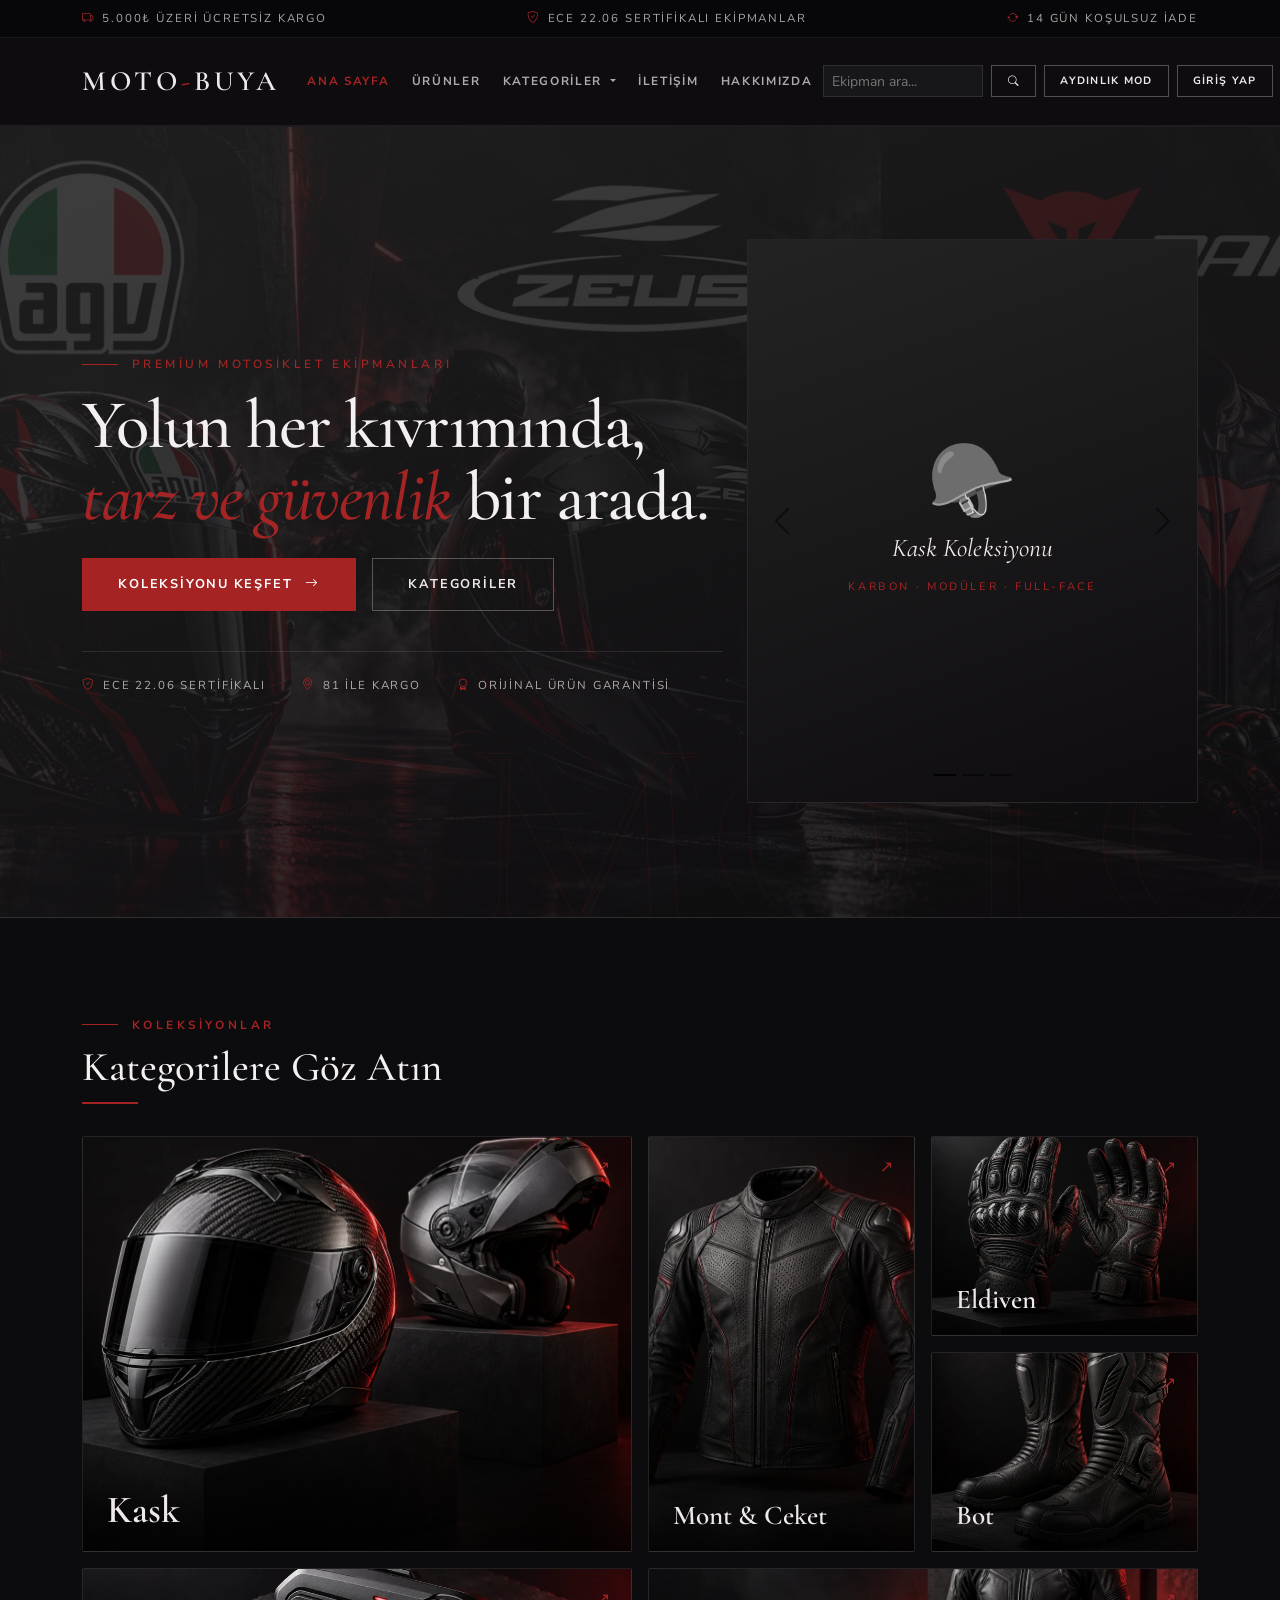
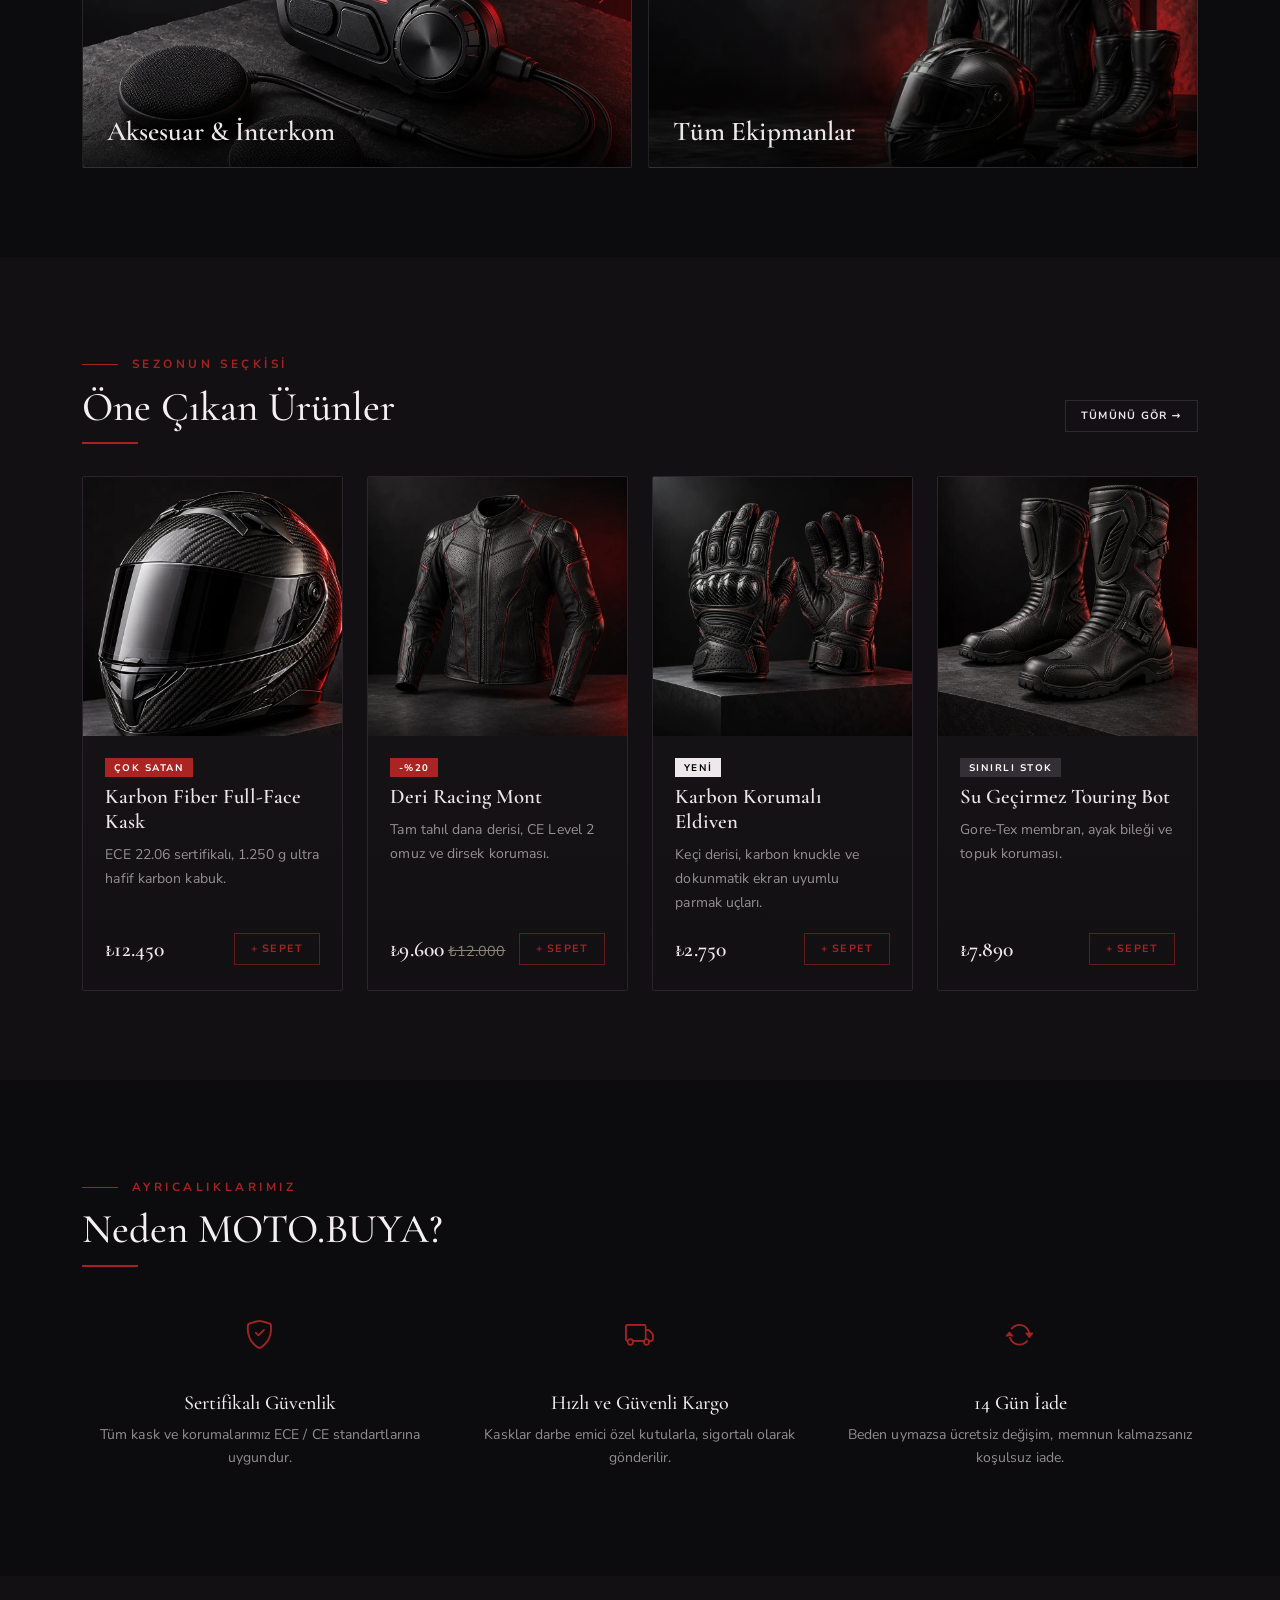
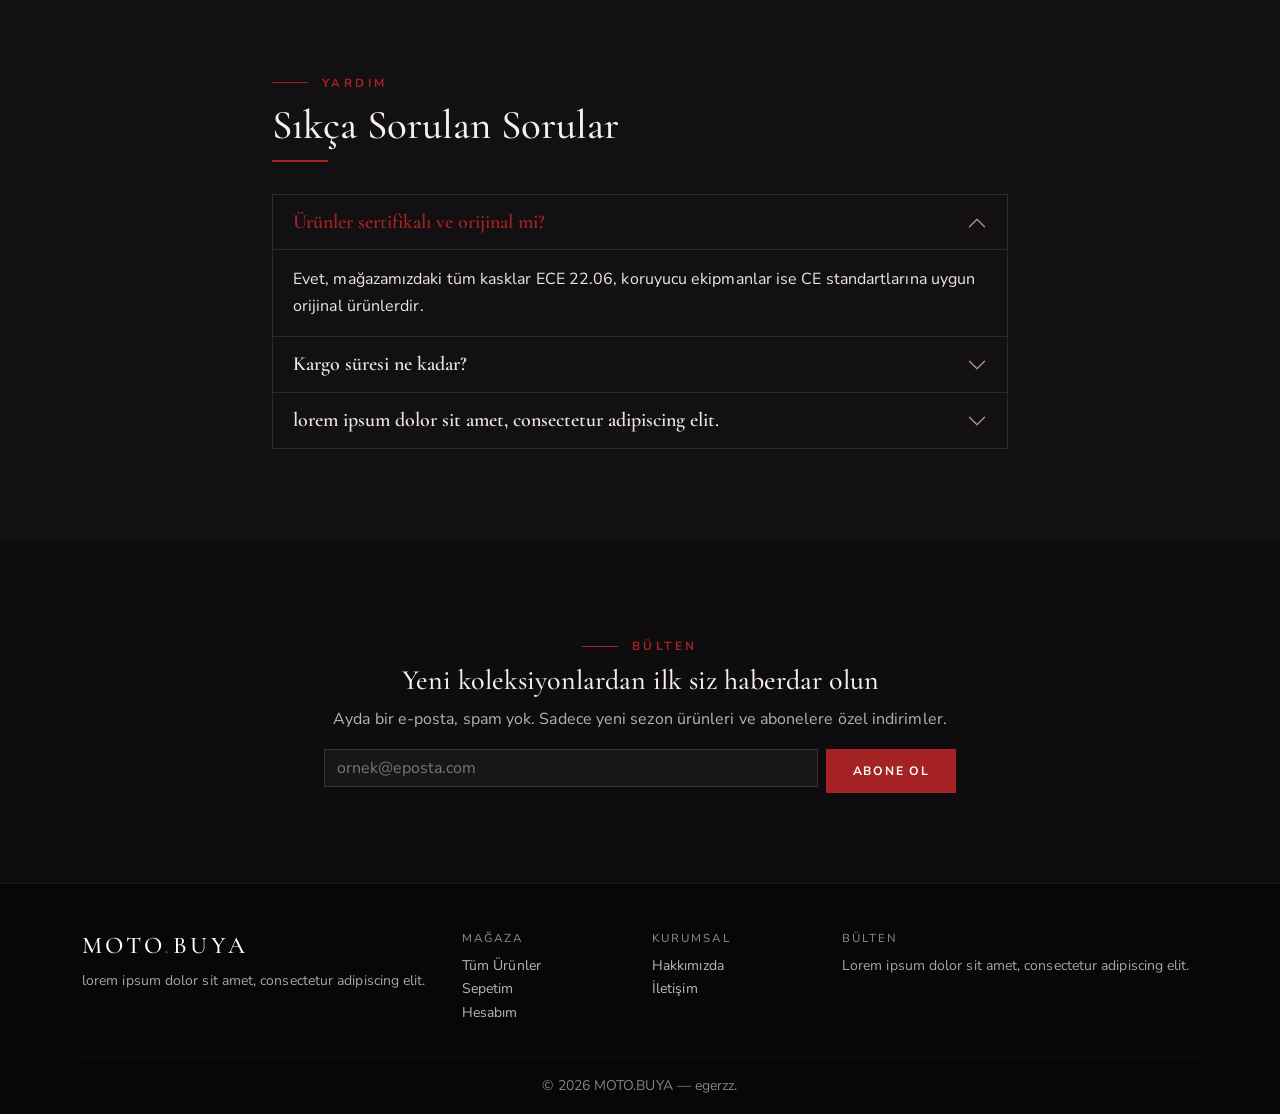
<file: index.html>
<!DOCTYPE html>
<html lang="tr" data-bs-theme="dark">
<head>
  <meta charset="UTF-8" />
  <meta name="viewport" content="width=device-width, initial-scale=1.0" />
  <title>MOTO-BUYA | Premium Motosiklet Ekipmanları</title>
  <meta name="description" content="MOTO-BUYA - Premium motosiklet ekipmanları. Lorem ipsum dolor sit amet, consectetur adipiscing elit." />

  <!-- Google Fonts -->
  <link rel="preconnect" href="https://fonts.googleapis.com">
  <link href="https://fonts.googleapis.com/css2?family=Cormorant+Garamond:ital,wght@0,400;0,500;0,600;0,700;1,500;1,600&family=Nunito+Sans:wght@400;600;700&display=swap" rel="stylesheet">

  <!-- Bootstrap 5.3 CSS (CDN) -->
  <link href="https://cdn.jsdelivr.net/npm/bootstrap@5.3.3/dist/css/bootstrap.min.css" rel="stylesheet">
  <link href="https://cdn.jsdelivr.net/npm/bootstrap-icons@1.11.3/font/bootstrap-icons.min.css" rel="stylesheet">

  <link href="assets/css/style.css" rel="stylesheet">
  <link img src="assets/img/favicon.png" rel="icon" type="image/png">
  <link rel="icon" type="image/png" href="assets/img/favicon.png">
</head>
<section img src="assets/img/hero-banner.jpg">
<body>
  <div class="zp-topbar">
    <div class="container">
      <span><i class="bi bi-truck"></i>5.000₺ üzeri ücretsiz kargo</span>
      <span class="d-none d-md-inline"><i class="bi bi-shield-check"></i>ECE 22.06 sertifikalı ekipmanlar</span>
      <span><i class="bi bi-arrow-repeat"></i>14 gün koşulsuz iade</span>
    </div>
  </div>

  <!-- ============================= NAVBAR ============================= -->
  <nav class="navbar navbar-expand-xl navbar-dark zp-navbar sticky-top">
    <div class="container">
      <a class="navbar-brand" href="index.html">MOTO<span class="zp-brand-dot">-</span>BUYA</a>

      <button class="navbar-toggler" type="button" data-bs-toggle="collapse"
        data-bs-target="#anaMenu" aria-controls="anaMenu" aria-expanded="false"
        aria-label="Menüyü aç/kapat">
        <span class="navbar-toggler-icon"></span>
      </button>

      <div class="collapse navbar-collapse" id="anaMenu">
        <ul class="navbar-nav me-auto mb-2 mb-xl-0">
          <li class="nav-item"><a class="nav-link" href="index.html">Ana Sayfa</a></li>
          <li class="nav-item"><a class="nav-link" href="pages/urunler.html">Ürünler</a></li>

          <!-- Kategoriler menüsü -->
          <li class="nav-item dropdown">
            <a class="nav-link dropdown-toggle" href="#" role="button" data-bs-toggle="dropdown" aria-expanded="false">
              Kategoriler
            </a>
            <ul class="dropdown-menu">
              <li><a class="dropdown-item" href="pages/urunler.html?kategori=kask">Kask</a></li>
              <li><a class="dropdown-item" href="pages/urunler.html?kategori=mont">Mont &amp; Ceket</a></li>
              <li><a class="dropdown-item" href="pages/urunler.html?kategori=eldiven">Eldiven</a></li>
              <li><a class="dropdown-item" href="pages/urunler.html?kategori=bot">Bot</a></li>
              <li><a class="dropdown-item" href="pages/urunler.html?kategori=aksesuar">Aksesuar</a></li>
              <li><hr class="dropdown-divider"></li>
              <li><a class="dropdown-item" href="pages/urunler.html">Tümünü Gör</a></li>
            </ul>
          </li>

          <li class="nav-item"><a class="nav-link" href="pages/iletisim.html">İletişim</a></li>
          <li class="nav-item"><a class="nav-link" href="pages/hakkimizda.html">Hakkımızda</a></li>
        </ul>

        <!-- Arama formu -->
        <form class="d-flex me-2 mb-2 mb-xl-0" role="search" action="pages/urunler.html" method="get">
          <input class="form-control form-control-sm me-2" type="search" name="q" placeholder="Ekipman ara..." aria-label="Ürün ara">
          <button class="btn btn-sm btn-outline-light" type="submit"><i class="bi bi-search"></i><span class="visually-hidden">Ara</span></button>
        </form>

        <div class="d-flex align-items-center gap-2">
          <button class="btn btn-sm btn-outline-light" data-zp-theme-toggle type="button">Aydınlık Mod</button>
          <a href="pages/giris.html" class="btn btn-sm btn-outline-light">Giriş Yap</a>
          <a href="pages/sepet.html" class="btn btn-sm btn-warning position-relative">
            <i class="bi bi-bag"></i> Sepet
            <span class="position-absolute top-0 start-100 translate-middle badge rounded-pill bg-danger zp-cart-badge d-none" data-zp-cart-count>0</span>
          </a>
        </div>
      </div>
    </div>
  </nav>

  <!-- ============================= HERO ============================= -->
  <header class="zp-hero zp-hero-lg">
    <img src="assets/img/hero-banner.jpg" class="zp-hero-banner" alt="" aria-hidden="true">
    <span class="zp-hero-mark" aria-hidden="true">MOTO</span>
    <div class="container position-relative">
      <div class="row align-items-center gy-5">
        <div class="col-lg-7">
          <p class="zp-eyebrow mb-3">Premium Motosiklet Ekipmanları</p>
          <h1 class="display-4 zp-letter-tight mb-4">Yolun her kıvrımında,<br><em>tarz ve güvenlik</em> bir arada.</h1>
          <div class="d-flex flex-wrap gap-3 mt-4">
            <a href="pages/urunler.html" class="btn btn-warning btn-lg">Koleksiyonu Keşfet <i class="bi bi-arrow-right ms-2"></i></a>
            <a href="#nasil-calisir" class="btn btn-outline-light btn-lg">Kategoriler</a>
          </div>
          <ul class="zp-hero-meta">
            <li><i class="bi bi-shield-check"></i>ECE 22.06 Sertifikalı</li>
            <li><i class="bi bi-geo-alt"></i>81 İle Kargo</li>
            <li><i class="bi bi-award"></i>Orijinal Ürün Garantisi</li>
          </ul>
        </div>
        <div class="col-lg-5">
          <!-- Bootstrap CAROUSEL bileşeni -->
          <div id="anaCarousel" class="carousel slide zp-card" data-bs-ride="carousel">
            <div class="carousel-indicators">
              <button type="button" data-bs-target="#anaCarousel" data-bs-slide-to="0" class="active" aria-current="true" aria-label="Slayt 1"></button>
              <button type="button" data-bs-target="#anaCarousel" data-bs-slide-to="1" aria-label="Slayt 2"></button>
              <button type="button" data-bs-target="#anaCarousel" data-bs-slide-to="2" aria-label="Slayt 3"></button>
            </div>
            <div class="carousel-inner">
              <div class="carousel-item active">
                <div class="zp-card-img-wrap zp-slide">
                  <span class="zp-slide-emoji">🪖</span>
                  <span class="zp-slide-label">Kask Koleksiyonu</span>
                  <span class="zp-slide-sub">Karbon · Modüler · Full-Face</span>
                </div>
              </div>
              <div class="carousel-item">
                <div class="zp-card-img-wrap zp-slide">
                  <span class="zp-slide-emoji">🧥</span>
                  <span class="zp-slide-label">Deri Montlar</span>
                  <span class="zp-slide-sub">Racing · Touring · Urban</span>
                </div>
              </div>
              <div class="carousel-item">
                <div class="zp-card-img-wrap zp-slide">
                  <span class="zp-slide-emoji">🧤</span>
                  <span class="zp-slide-label">Korumalı Eldivenler</span>
                  <span class="zp-slide-sub">Karbon Knuckle · Dokunmatik</span>
                </div>
              </div>
            </div>
            <button class="carousel-control-prev" type="button" data-bs-target="#anaCarousel" data-bs-slide="prev">
              <span class="carousel-control-prev-icon" aria-hidden="true"></span>
              <span class="visually-hidden">Önceki</span>
            </button>
            <button class="carousel-control-next" type="button" data-bs-target="#anaCarousel" data-bs-slide="next">
              <span class="carousel-control-next-icon" aria-hidden="true"></span>
              <span class="visually-hidden">Sonraki</span>
            </button>
          </div>
        </div>
      </div>
    </div>
  </header>

  <!-- ===================== KATEGORİ MOZAİĞİ (SAF CSS GRID) ===================== -->
  <section class="zp-section" id="nasil-calisir">
    <div class="container">
      <p class="zp-eyebrow mb-2">Koleksiyonlar</p>
      <h2 class="zp-section-title h3">Kategorilere Göz Atın</h2>
      <!-- Her kutu: arka planda kategori fotoğrafı + üstünde karartma + yazı.
           Fotoğraflar assets/img/kategoriler/ klasöründe (WebP, web için küçültülmüş). -->
      <div class="zp-mosaic">
        <a href="pages/urunler.html?kategori=kask" class="zp-mosaic-item">
          <img src="assets/img/kategoriler/kask.webp" class="zp-mosaic-img" alt="" loading="lazy">
          <span class="zp-mosaic-label">Kask</span>
        </a>
        <a href="pages/urunler.html?kategori=mont" class="zp-mosaic-item">
          <img src="assets/img/kategoriler/mont.webp" class="zp-mosaic-img" alt="" loading="lazy">
          <span class="zp-mosaic-label">Mont &amp; Ceket</span>
        </a>
        <a href="pages/urunler.html?kategori=eldiven" class="zp-mosaic-item">
          <img src="assets/img/kategoriler/eldiven.webp" class="zp-mosaic-img" alt="" loading="lazy">
          <span class="zp-mosaic-label">Eldiven</span>
        </a>
        <a href="pages/urunler.html?kategori=bot" class="zp-mosaic-item">
          <img src="assets/img/kategoriler/bot.webp" class="zp-mosaic-img" alt="" loading="lazy">
          <span class="zp-mosaic-label">Bot</span>
        </a>
        <a href="pages/urunler.html?kategori=aksesuar" class="zp-mosaic-item">
          <img src="assets/img/kategoriler/aksesuar-interkom.webp" class="zp-mosaic-img zp-mosaic-img-ust" alt="" loading="lazy">
          <span class="zp-mosaic-label">Aksesuar &amp; İnterkom</span>
        </a>
        <a href="pages/urunler.html" class="zp-mosaic-item">
          <img src="assets/img/kategoriler/tum-ekipmanlar.webp" class="zp-mosaic-img zp-mosaic-img-sag" alt="" loading="lazy">
          <span class="zp-mosaic-label">Tüm Ekipmanlar</span>
        </a>
      </div>
    </div>
  </section>

  <!-- ===================== ÖNE ÇIKAN ÜRÜNLER (BOOTSTRAP GRID + KARTLAR) ===================== -->
  <section class="zp-section bg-body-tertiary">
    <div class="container">
      <p class="zp-eyebrow mb-2">Sezonun Seçkisi</p>
      <div class="d-flex justify-content-between align-items-end zp-section-title">
        <h2 class="h3 mb-0">Öne Çıkan Ürünler</h2>
        <a href="pages/urunler.html" class="btn btn-sm btn-outline-dark">Tümünü Gör &rarr;</a>
      </div>

      <div class="row row-cols-1 row-cols-sm-2 row-cols-lg-4 g-4">

        <div class="col">
          <div class="card zp-card h-100">
            <div class="zp-card-img-wrap"><img src="assets/img/urunler/karbon-full-face-kask.webp" class="zp-card-img" alt="Karbon Fiber Full-Face Kask" width="800" height="800" loading="lazy"></div>
            <div class="card-body d-flex flex-column">
              <span class="badge text-bg-warning align-self-start mb-2">Çok Satan</span>
              <h3 class="h6 card-title"><a href="pages/urun-detay.html?id=v001" class="text-decoration-none text-reset stretched-link">Karbon Fiber Full-Face Kask</a></h3>
              <p class="card-text text-muted small flex-grow-1">ECE 22.06 sertifikalı, 1.250 g ultra hafif karbon kabuk.</p>
              <div class="d-flex justify-content-between align-items-center">
                <span class="zp-price">₺12.450</span>
                <button class="btn btn-sm btn-outline-success position-relative" style="z-index:2" data-zp-sepete-ekle data-zp-urun-id="v001" data-zp-gorsel="assets/img/urunler/karbon-full-face-kask.webp" data-zp-fiyat="12450" data-zp-emoji="🪖" data-zp-urun-adi="Karbon Fiber Full-Face Kask">+ Sepet</button>
              </div>
            </div>
          </div>
        </div>

        <div class="col">
          <div class="card zp-card h-100">
            <div class="zp-card-img-wrap"><img src="assets/img/urunler/deri-racing-mont.webp" class="zp-card-img" alt="Deri Racing Mont" width="800" height="800" loading="lazy"></div>
            <div class="card-body d-flex flex-column">
              <span class="badge text-bg-danger align-self-start mb-2">-%20</span>
              <h3 class="h6 card-title"><a href="pages/urun-detay.html?id=v002" class="text-decoration-none text-reset stretched-link">Deri Racing Mont</a></h3>
              <p class="card-text text-muted small flex-grow-1">Tam tahıl dana derisi, CE Level 2 omuz ve dirsek koruması.</p>
              <div class="d-flex justify-content-between align-items-center">
                <span><span class="zp-price">₺9.600</span> <span class="zp-price-old">₺12.000</span></span>
                <button class="btn btn-sm btn-outline-success position-relative" style="z-index:2" data-zp-sepete-ekle data-zp-urun-id="v002" data-zp-gorsel="assets/img/urunler/deri-racing-mont.webp" data-zp-fiyat="9600" data-zp-emoji="🧥" data-zp-urun-adi="Deri Racing Mont">+ Sepet</button>
              </div>
            </div>
          </div>
        </div>

        <div class="col">
          <div class="card zp-card h-100">
            <div class="zp-card-img-wrap"><img src="assets/img/urunler/karbon-korumali-eldiven.webp" class="zp-card-img" alt="Karbon Korumalı Eldiven" width="800" height="800" loading="lazy"></div>
            <div class="card-body d-flex flex-column">
              <span class="badge text-bg-info align-self-start mb-2">Yeni</span>
              <h3 class="h6 card-title"><a href="pages/urun-detay.html?id=v003" class="text-decoration-none text-reset stretched-link">Karbon Korumalı Eldiven</a></h3>
              <p class="card-text text-muted small flex-grow-1">Keçi derisi, karbon knuckle ve dokunmatik ekran uyumlu parmak uçları.</p>
              <div class="d-flex justify-content-between align-items-center">
                <span class="zp-price">₺2.750</span>
                <button class="btn btn-sm btn-outline-success position-relative" style="z-index:2" data-zp-sepete-ekle data-zp-urun-id="v003" data-zp-gorsel="assets/img/urunler/karbon-korumali-eldiven.webp" data-zp-fiyat="2750" data-zp-emoji="🧤" data-zp-urun-adi="Karbon Korumalı Eldiven">+ Sepet</button>
              </div>
            </div>
          </div>
        </div>

        <div class="col">
          <div class="card zp-card h-100">
            <div class="zp-card-img-wrap"><img src="assets/img/urunler/su-gecirmez-touring-bot.webp" class="zp-card-img" alt="Su Geçirmez Touring Bot" width="800" height="800" loading="lazy"></div>
            <div class="card-body d-flex flex-column">
              <span class="badge text-bg-secondary align-self-start mb-2">Sınırlı Stok</span>
              <h3 class="h6 card-title"><a href="pages/urun-detay.html?id=v004" class="text-decoration-none text-reset stretched-link">Su Geçirmez Touring Bot</a></h3>
              <p class="card-text text-muted small flex-grow-1">Gore-Tex membran, ayak bileği ve topuk koruması.</p>
              <div class="d-flex justify-content-between align-items-center">
                <span class="zp-price">₺7.890</span>
                <button class="btn btn-sm btn-outline-success position-relative" style="z-index:2" data-zp-sepete-ekle data-zp-urun-id="v004" data-zp-gorsel="assets/img/urunler/su-gecirmez-touring-bot.webp" data-zp-fiyat="7890" data-zp-emoji="🥾" data-zp-urun-adi="Su Geçirmez Touring Bot">+ Sepet</button>
              </div>
            </div>
          </div>
        </div>

      </div>
    </div>
  </section>

  <!-- ===================== NEDEN BİZ (ICON + COL) ===================== -->
  <section class="zp-section">
    <div class="container">
      <p class="zp-eyebrow mb-2">Ayrıcalıklarımız</p>
      <h2 class="zp-section-title h3">Neden MOTO.BUYA?</h2>
      <div class="row g-4 text-center">
        <div class="col-md-4">
          <div class="zp-feature-icon mb-3"><i class="bi bi-shield-check"></i></div>
          <h3 class="h5">Sertifikalı Güvenlik</h3>
          <p class="text-muted small">Tüm kask ve korumalarımız ECE / CE standartlarına uygundur.</p>
        </div>
        <div class="col-md-4">
          <div class="zp-feature-icon mb-3"><i class="bi bi-truck"></i></div>
          <h3 class="h5">Hızlı ve Güvenli Kargo</h3>
          <p class="text-muted small">Kasklar darbe emici özel kutularla, sigortalı olarak gönderilir.</p>
        </div>
        <div class="col-md-4">
          <div class="zp-feature-icon mb-3"><i class="bi bi-arrow-repeat"></i></div>
          <h3 class="h5">14 Gün İade</h3>
          <p class="text-muted small">Beden uymazsa ücretsiz değişim, memnun kalmazsanız koşulsuz iade.</p>
        </div>
      </div>
    </div>
  </section>

  <!-- ===================== SSS (ACCORDION) ===================== -->
  <section class="zp-section bg-body-tertiary">
    <div class="container">
      <div class="row justify-content-center">
        <div class="col-lg-8">
          <p class="zp-eyebrow mb-2">Yardım</p>
          <h2 class="zp-section-title h3">Sıkça Sorulan Sorular</h2>
          <!-- Bootstrap ACCORDION bileşeni -->
          <div class="accordion" id="sssAccordion">
            <div class="accordion-item">
              <h3 class="accordion-header">
                <button class="accordion-button" type="button" data-bs-toggle="collapse" data-bs-target="#sss1">
                  Ürünler sertifikalı ve orijinal mi?
                </button>
              </h3>
              <div id="sss1" class="accordion-collapse collapse show" data-bs-parent="#sssAccordion">
                <div class="accordion-body">Evet, mağazamızdaki tüm kasklar ECE 22.06, koruyucu ekipmanlar ise CE standartlarına uygun orijinal ürünlerdir.</div>
              </div>
            </div>
            <div class="accordion-item">
              <h3 class="accordion-header">
                <button class="accordion-button collapsed" type="button" data-bs-toggle="collapse" data-bs-target="#sss2">
                  Kargo süresi ne kadar?
                </button>
              </h3>
              <div id="sss2" class="accordion-collapse collapse" data-bs-parent="#sssAccordion">
                <div class="accordion-body">Standart kargo 1-3 iş günü içinde teslim edilir. Sepet sayfasında ücretsiz kargo barını görebilirsiniz.</div>
              </div>
            </div>
            <div class="accordion-item">
              <h3 class="accordion-header">
                <button class="accordion-button collapsed" type="button" data-bs-toggle="collapse" data-bs-target="#sss3">
                  lorem ipsum dolor sit amet, consectetur adipiscing elit.
                </button>
              </h3>
              <div id="sss3" class="accordion-collapse collapse" data-bs-parent="#sssAccordion">
                <div class="accordion-body">lorem ipsum dolor sit amet, consectetur adipiscing elit.</div>
              </div>
            </div>
          </div>
        </div>
      </div>
    </div>
  </section>

  <!-- ===================== BÜLTEN (NEWSLETTER) FORMU ===================== -->
  <section class="zp-section zp-bg-forest text-light">
    <div class="container text-center">
      <p class="zp-eyebrow mb-2" style="color: var(--zp-ochre)">Bülten</p>
      <h2 class="h3">Yeni koleksiyonlardan ilk siz haberdar olun</h2>
      <p class="zp-max-w-640 mx-auto" style="color: rgba(238,232,234,.75)">Ayda bir e-posta, spam yok. Sadece yeni sezon ürünleri ve abonelere özel indirimler.</p>
      <form class="row g-2 justify-content-center zp-max-w-640 mx-auto needs-validation" novalidate>
        <div class="col-8 col-sm-auto flex-grow-1">
          <label for="bultenEmail" class="visually-hidden">E-posta adresiniz</label>
          <input type="email" class="form-control" id="bultenEmail" placeholder="ornek@eposta.com" required>
          <div class="invalid-feedback">Lütfen geçerli bir e-posta adresi girin.</div>
        </div>
        <div class="col-auto">
          <button class="btn btn-warning" type="submit">Abone Ol</button>
        </div>
      </form>
    </div>
  </section>

  <!-- ============================= FOOTER ============================= -->
  <footer class="zp-footer pt-5 pb-3">
    <div class="container">
      <div class="row g-4">
        <div class="col-lg-4">
          <h2 class="h4" style="font-family: var(--zp-font-display); color:#fff; letter-spacing:.14em;">MOTO<span class="zp-brand-dot">.</span>BUYA</h2>
          <p class="small">lorem ipsum dolor sit amet, consectetur adipiscing elit.</p>
        </div>
        <div class="col-6 col-lg-2">
          <h3 class="h6 text-uppercase text-white-50">Mağaza</h3>
          <ul class="list-unstyled small">
            <li><a href="pages/urunler.html">Tüm Ürünler</a></li>
            <li><a href="pages/sepet.html">Sepetim</a></li>
            <li><a href="pages/giris.html">Hesabım</a></li>
          </ul>
        </div>
        <div class="col-6 col-lg-2">
          <h3 class="h6 text-uppercase text-white-50">Kurumsal</h3>
          <ul class="list-unstyled small">
            <li><a href="pages/hakkimizda.html">Hakkımızda</a></li>
            <li><a href="pages/iletisim.html">İletişim</a></li>
          </ul>
        </div>
        <div class="col-lg-4">
          <h3 class="h6 text-uppercase text-white-50">Bülten</h3>
          <p class="small">Lorem ipsum dolor sit amet, consectetur adipiscing elit.</p>
        </div>
      </div>
      <hr class="border-secondary">
      <p class="small text-center mb-0 text-white-50">&copy; 2026 MOTO.BUYA — egerzz.</p>
    </div>
  </footer>

  <!-- Yukarı çık butonu -->
  <button class="zp-scrolltop" aria-label="Sayfa başına dön">↑</button>

  <!-- Toast bildirimlerinin ekleneceği sabit konteyner -->
  <div class="toast-container position-fixed bottom-0 end-0 p-3" style="z-index: 1080;"></div>

  <!-- Bootstrap Bundle JS + site script -->
  <script src="https://cdn.jsdelivr.net/npm/bootstrap@5.3.3/dist/js/bootstrap.bundle.min.js"></script>
  <script src="assets/js/script.js"></script>
</body>
</html>
</file>
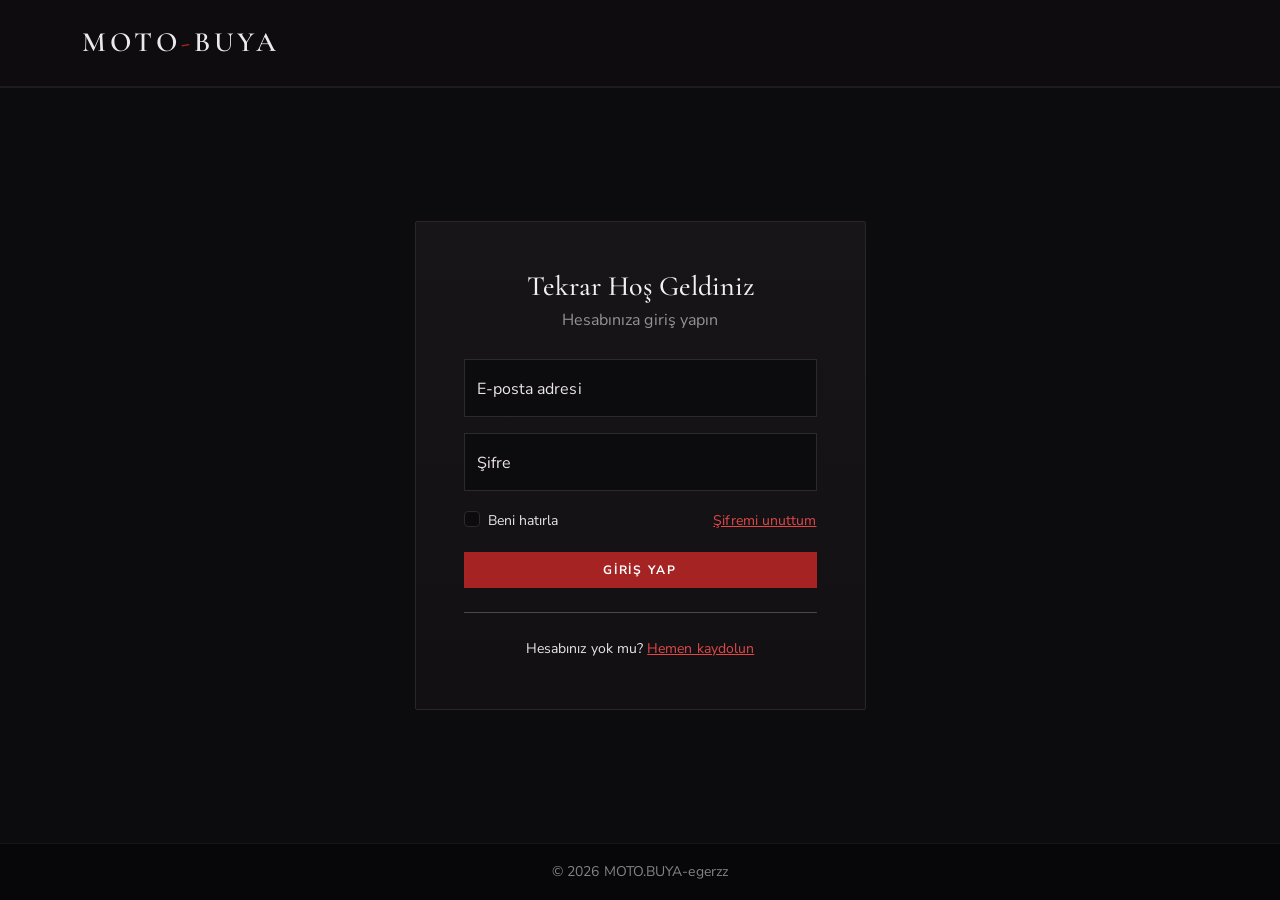
<file: pages/giris.html>
<!DOCTYPE html>
<html lang="tr" data-bs-theme="dark">
<head>
  <meta charset="UTF-8" />
  <meta name="viewport" content="width=device-width, initial-scale=1.0" />
  <title>Giriş Yap | MOTO.BUYA</title>
  <link rel="preconnect" href="https://fonts.googleapis.com">
  <link href="https://fonts.googleapis.com/css2?family=Cormorant+Garamond:ital,wght@0,400;0,500;0,600;0,700;1,500;1,600&family=Nunito+Sans:wght@400;600;700&display=swap" rel="stylesheet">
  <link href="https://cdn.jsdelivr.net/npm/bootstrap@5.3.3/dist/css/bootstrap.min.css" rel="stylesheet">
  <link href="https://cdn.jsdelivr.net/npm/bootstrap-icons@1.11.3/font/bootstrap-icons.min.css" rel="stylesheet">
  <link href="../assets/css/style.css" rel="stylesheet">
</head>
<body class="d-flex flex-column min-vh-100">

  <nav class="navbar navbar-dark zp-navbar">
    <div class="container">
      <a class="navbar-brand" href="../index.html">MOTO<span class="zp-brand-dot">-</span>BUYA</a>
    </div>
  </nav>

  <main class="flex-grow-1 d-flex align-items-center zp-section py-5">
    <div class="container">
      <div class="row justify-content-center">
        <div class="col-md-6 col-lg-5">
          <div class="zp-card p-4 p-md-5">
            <h1 class="h3 text-center mb-1">Tekrar Hoş Geldiniz</h1>
            <p class="text-muted text-center mb-4">Hesabınıza giriş yapın</p>

            <form class="needs-validation" novalidate>
              <div class="form-floating mb-3">
                <input type="email" class="form-control" id="girisEmail" placeholder="ornek@eposta.com" required>
                <label for="girisEmail">E-posta adresi</label>
                <div class="invalid-feedback">Lütfen geçerli bir e-posta girin.</div>
              </div>

              <div class="form-floating mb-3">
                <input type="password" class="form-control" id="girisSifre" placeholder="Şifre" required minlength="6">
                <label for="girisSifre">Şifre</label>
                <div class="invalid-feedback">Şifre en az 6 karakter olmalı.</div>
              </div>

              <div class="d-flex justify-content-between align-items-center mb-3">
                <div class="form-check">
                  <input class="form-check-input" type="checkbox" id="beniHatirla">
                  <label class="form-check-label small" for="beniHatirla">Beni hatırla</label>
                </div>
                <a href="#" class="small">Şifremi unuttum</a>
              </div>

              <button class="btn zp-btn-primary w-100 py-2" type="submit">Giriş Yap</button>
            </form>

            <hr class="my-4">
            <p class="text-center small mb-0">Hesabınız yok mu? <a href="kayit.html">Hemen kaydolun</a></p>
          </div>
        </div>
      </div>
    </div>
  </main>

  <footer class="zp-footer py-3">
    <div class="container text-center small text-white-50">&copy; 2026 MOTO.BUYA-egerzz</div>
  </footer>

  <div class="toast-container position-fixed bottom-0 end-0 p-3" style="z-index: 1080;"></div>
  <script src="https://cdn.jsdelivr.net/npm/bootstrap@5.3.3/dist/js/bootstrap.bundle.min.js"></script>
  <script src="../assets/js/script.js"></script>
</body>
</html>
</file>
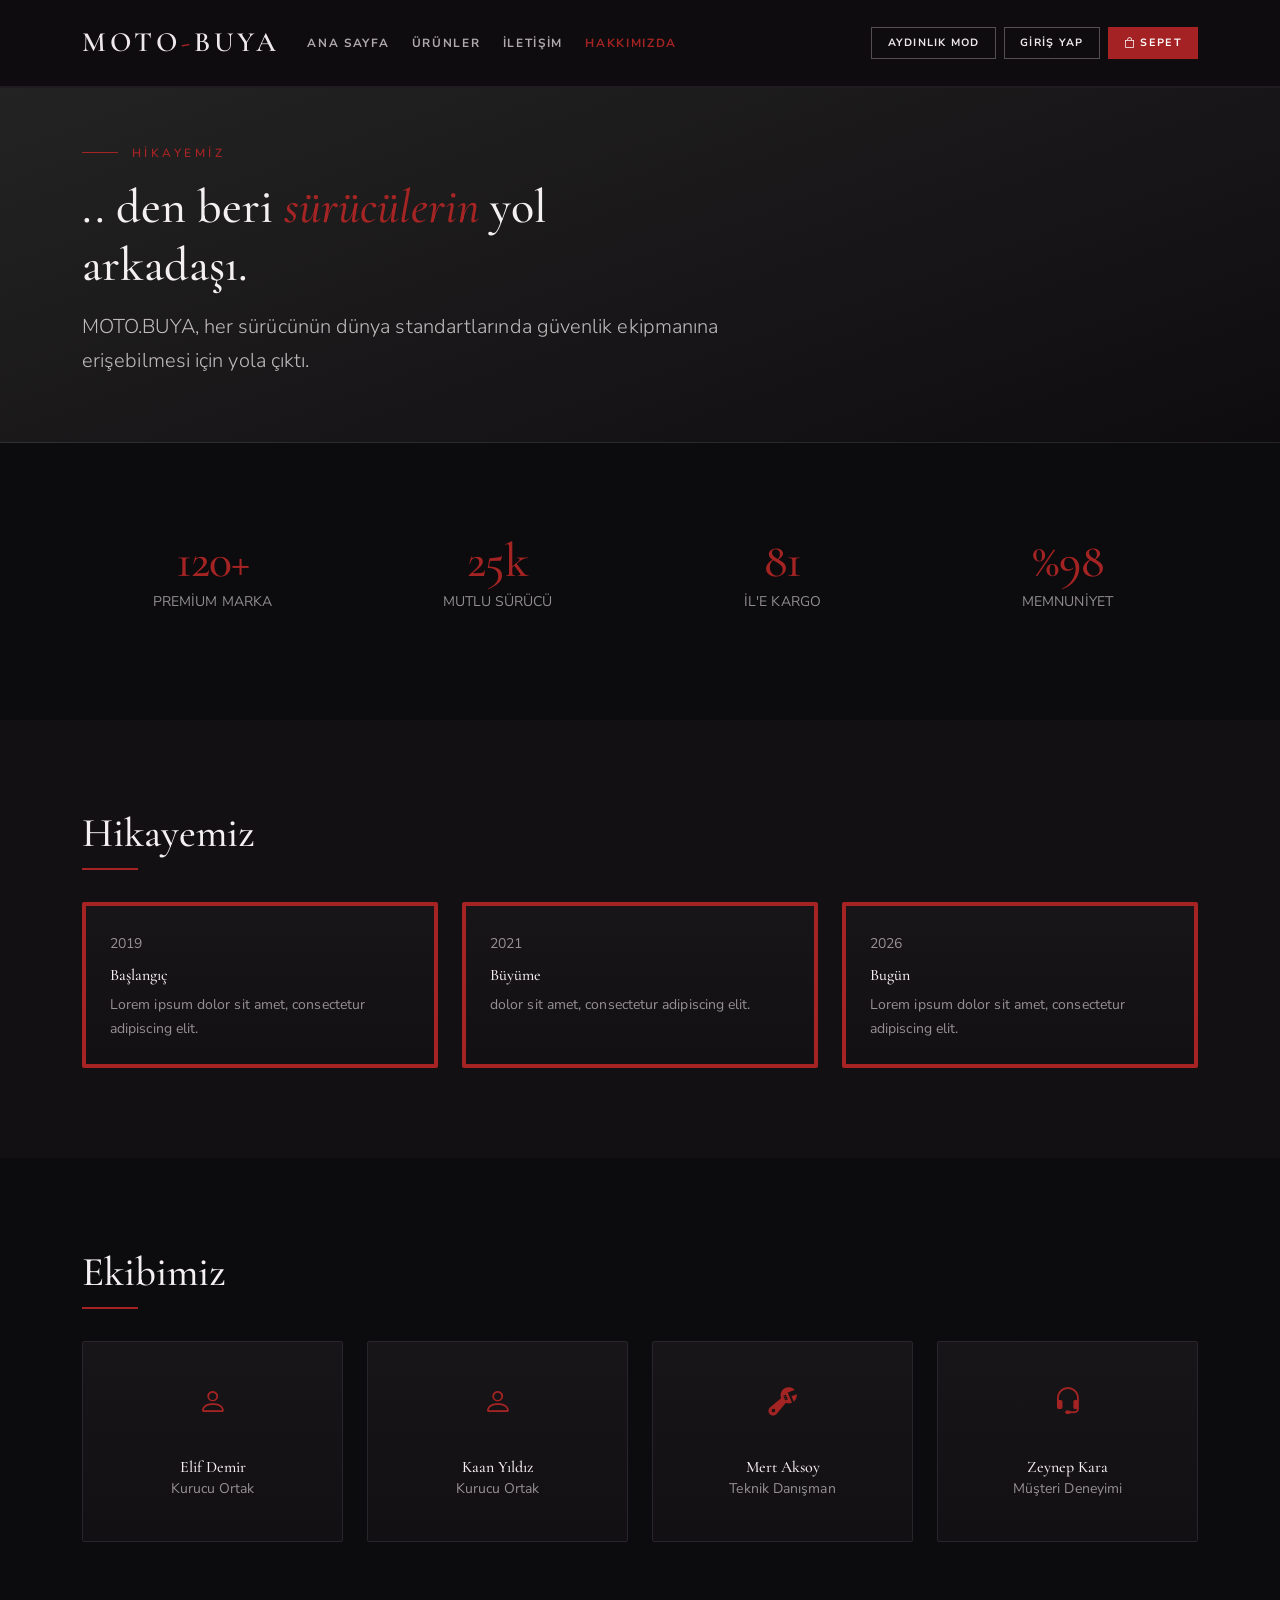
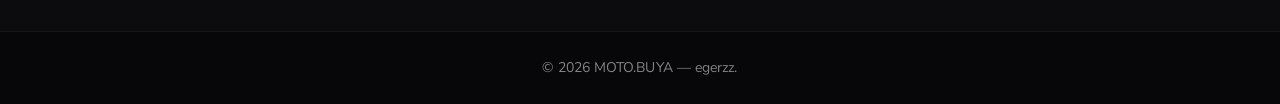
<file: pages/hakkimizda.html>
<!DOCTYPE html>
<html lang="tr" data-bs-theme="dark">
<head>
  <meta charset="UTF-8" />
  <meta name="viewport" content="width=device-width, initial-scale=1.0" />
  <title>Hakkımızda | MOTO.BUYA</title>
  <link rel="preconnect" href="https://fonts.googleapis.com">
  <link href="https://fonts.googleapis.com/css2?family=Cormorant+Garamond:ital,wght@0,400;0,500;0,600;0,700;1,500;1,600&family=Nunito+Sans:wght@400;600;700&display=swap" rel="stylesheet">
  <link href="https://cdn.jsdelivr.net/npm/bootstrap@5.3.3/dist/css/bootstrap.min.css" rel="stylesheet">
  <link href="https://cdn.jsdelivr.net/npm/bootstrap-icons@1.11.3/font/bootstrap-icons.min.css" rel="stylesheet">
  <link href="../assets/css/style.css" rel="stylesheet">
</head>
<body>

   <nav class="navbar navbar-expand-lg navbar-dark zp-navbar sticky-top">
    <div class="container">
      <a class="navbar-brand" href="../index.html">MOTO<span class="zp-brand-dot">-</span>BUYA</a>
      <button class="navbar-toggler" type="button" data-bs-toggle="collapse" data-bs-target="#anaMenu" aria-label="Menüyü aç/kapat">
        <span class="navbar-toggler-icon"></span>
      </button>
      <div class="collapse navbar-collapse" id="anaMenu">
        <ul class="navbar-nav me-auto mb-2 mb-lg-0">
          <li class="nav-item"><a class="nav-link" href="../index.html">Ana Sayfa</a></li>
          <li class="nav-item"><a class="nav-link" href="urunler.html">Ürünler</a></li>
          <li class="nav-item"><a class="nav-link" href="iletisim.html">İletişim</a></li>
          <li class="nav-item"><a class="nav-link" href="hakkimizda.html">Hakkımızda</a></li>
        </ul>
        <div class="d-flex align-items-center gap-2">
          <button class="btn btn-sm btn-outline-light" data-zp-theme-toggle type="button">Aydınlık Mod</button>
          <a href="giris.html" class="btn btn-sm btn-outline-light">Giriş Yap</a>
          <a href="sepet.html" class="btn btn-sm btn-warning position-relative">
            <i class="bi bi-bag"></i> Sepet
            <span class="position-absolute top-0 start-100 translate-middle badge rounded-pill bg-danger zp-cart-badge d-none" data-zp-cart-count>0</span>
          </a>
        </div>
      </div>
    </div>
  </nav>
   

  <header class="zp-hero py-5">
    <div class="container position-relative">
      <div class="row align-items-center">
        <div class="col-lg-7">
          <p class="zp-eyebrow mb-3">Hikayemiz</p>
          <h1 class="display-5 mb-3">.. den beri <em>sürücülerin</em> yol arkadaşı.</h1>
          <p class="lead" style="color: rgba(238,232,234,.78)">MOTO.BUYA, her sürücünün dünya standartlarında güvenlik ekipmanına erişebilmesi için yola çıktı.</p>
        </div>
      </div>
    </div>
  </header>

  <!-- ===================== İSTATİSTİKLER ===================== -->
  <section class="zp-section">
    <div class="container">
      <div class="row g-4 text-center">
        <div class="col-6 col-md-3">
          <p class="display-5 zp-letter-tight mb-0 zp-stat">120+</p>
          <p class="text-muted small text-uppercase">Premium Marka</p>
        </div>
        <div class="col-6 col-md-3">
          <p class="display-5 zp-letter-tight mb-0 zp-stat">25k</p>
          <p class="text-muted small text-uppercase">Mutlu Sürücü</p>
        </div>
        <div class="col-6 col-md-3">
          <p class="display-5 zp-letter-tight mb-0 zp-stat">81</p>
          <p class="text-muted small text-uppercase">İl'e Kargo</p>
        </div>
        <div class="col-6 col-md-3">
          <p class="display-5 zp-letter-tight mb-0 zp-stat">%98</p>
          <p class="text-muted small text-uppercase">Memnuniyet</p>
        </div>
      </div>
    </div>
  </section>

  <!-- ===================== ZAMAN ÇİZELGESİ (TIMELINE) ===================== -->
  <section class="zp-section bg-body-tertiary">
    <div class="container">
      <h2 class="zp-section-title h3">Hikayemiz</h2>
      <div class="row g-4">
        <div class="col-md-4">
          <div class="zp-card p-4 h-100 border-top border-4" style="border-color: var(--zp-ochre) !important;">
            <span class="text-muted small">2019</span>
            <h3 class="h6 mt-2">Başlangıç</h3>
            <p class="small text-muted mb-0">Lorem ipsum dolor sit amet, consectetur adipiscing elit.</p>
          </div>
        </div>
        <div class="col-md-4">
          <div class="zp-card p-4 h-100 border-top border-4" style="border-color: var(--zp-ochre) !important;">
            <span class="text-muted small">2021</span>
            <h3 class="h6 mt-2">Büyüme</h3>
            <p class="small text-muted mb-0">dolor sit amet, consectetur adipiscing elit.</p>
          </div>
        </div>
        <div class="col-md-4">
          <div class="zp-card p-4 h-100 border-top border-4" style="border-color: var(--zp-ochre) !important;">
            <span class="text-muted small">2026</span>
            <h3 class="h6 mt-2">Bugün</h3>
            <p class="small text-muted mb-0">Lorem ipsum dolor sit amet, consectetur adipiscing elit.</p>
          </div>
        </div>
      </div>
    </div>
  </section>

  <!-- ===================== EKİP KARTLARI ===================== -->
  <section class="zp-section">
    <div class="container">
      <h2 class="zp-section-title h3">Ekibimiz</h2>
      <div class="row g-4">
        <div class="col-sm-6 col-lg-3">
          <div class="zp-card text-center p-4 h-100">
            <div class="zp-feature-icon mb-3"><i class="bi bi-person"></i></div>
            <h3 class="h6 mb-0">Elif Demir</h3>
            <p class="text-muted small">Kurucu Ortak</p>
          </div>
        </div>
        <div class="col-sm-6 col-lg-3">
          <div class="zp-card text-center p-4 h-100">
            <div class="zp-feature-icon mb-3"><i class="bi bi-person"></i></div>
            <h3 class="h6 mb-0">Kaan Yıldız</h3>
            <p class="text-muted small">Kurucu Ortak</p>
          </div>
        </div>
        <div class="col-sm-6 col-lg-3">
          <div class="zp-card text-center p-4 h-100">
            <div class="zp-feature-icon mb-3"><i class="bi bi-wrench-adjustable"></i></div>
            <h3 class="h6 mb-0">Mert Aksoy</h3>
            <p class="text-muted small">Teknik Danışman</p>
          </div>
        </div>
        <div class="col-sm-6 col-lg-3">
          <div class="zp-card text-center p-4 h-100">
            <div class="zp-feature-icon mb-3"><i class="bi bi-headset"></i></div>
            <h3 class="h6 mb-0">Zeynep Kara</h3>
            <p class="text-muted small">Müşteri Deneyimi</p>
          </div>
        </div>
      </div>
    </div>
  </section>

  <footer class="zp-footer py-4">
    <div class="container text-center small text-white-50">&copy; 2026 MOTO.BUYA — egerzz.</div>
  </footer>

  <script src="https://cdn.jsdelivr.net/npm/bootstrap@5.3.3/dist/js/bootstrap.bundle.min.js"></script>
  <script src="../assets/js/script.js"></script>
</body>
</html>
</file>
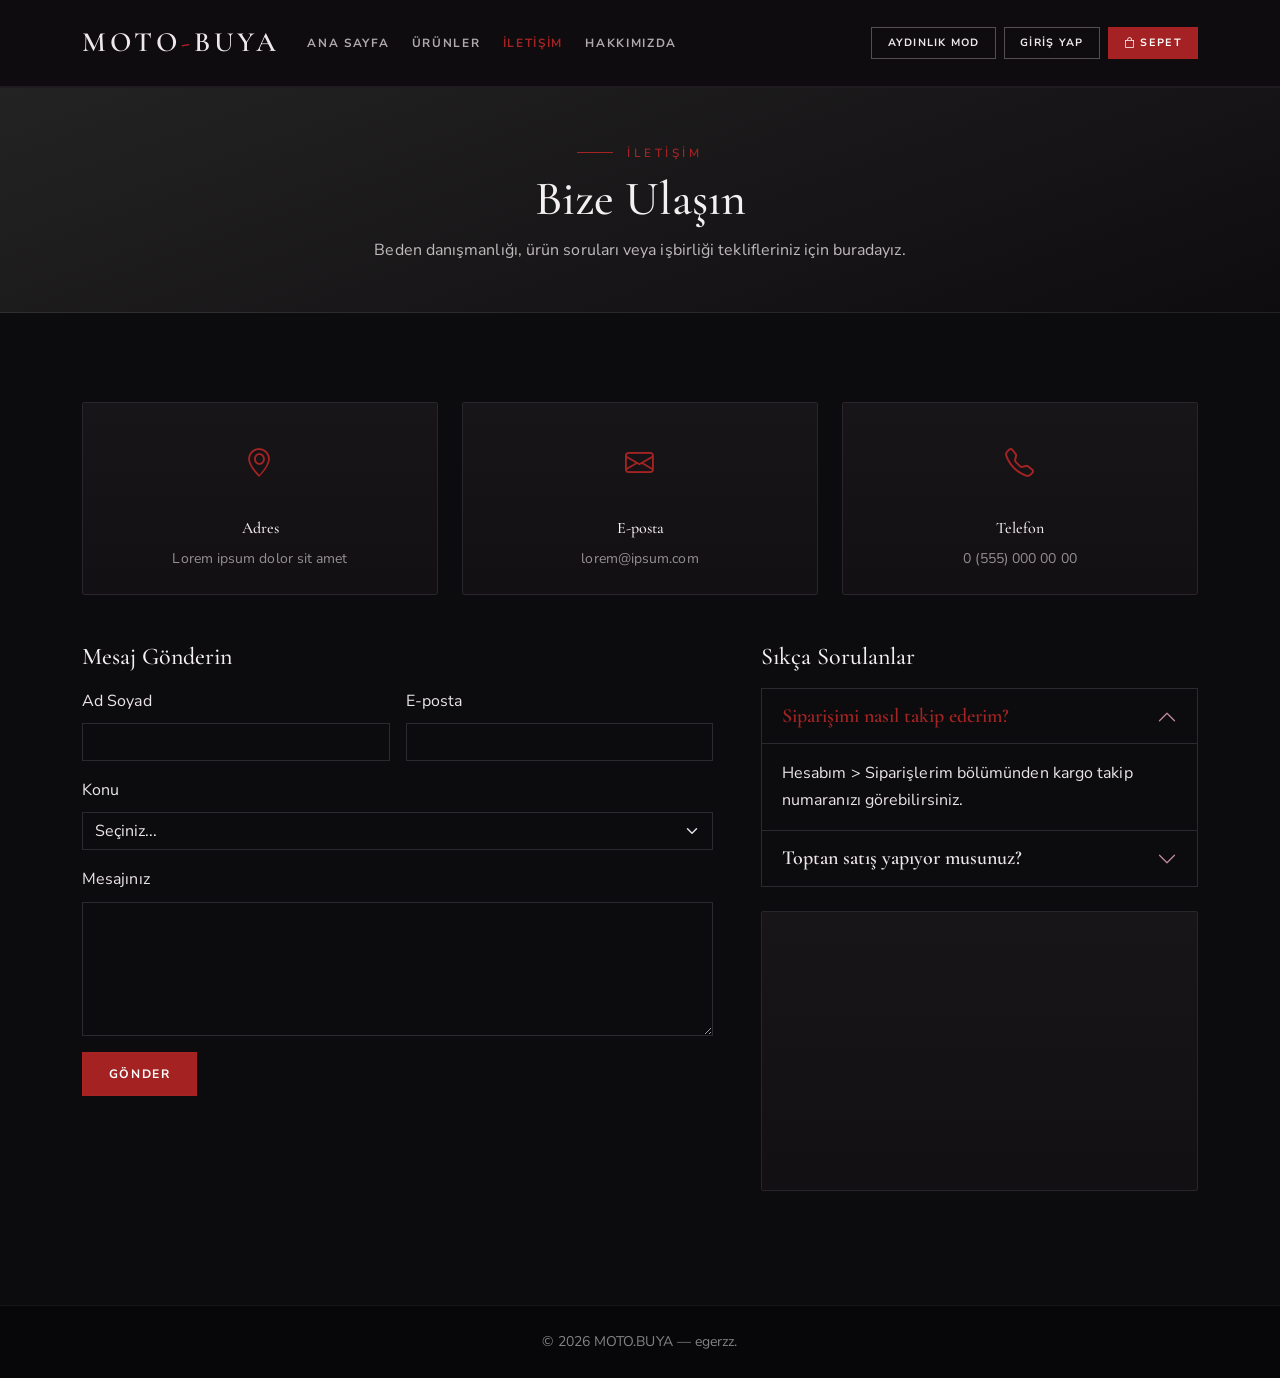
<file: pages/iletisim.html>
<!DOCTYPE html>
<html lang="tr" data-bs-theme="dark">
<head>
  <meta charset="UTF-8" />
  <meta name="viewport" content="width=device-width, initial-scale=1.0" />
  <title>İletişim | MOTO.BUYA</title>
  <link rel="preconnect" href="https://fonts.googleapis.com">
  <link href="https://fonts.googleapis.com/css2?family=Cormorant+Garamond:ital,wght@0,400;0,500;0,600;0,700;1,500;1,600&family=Nunito+Sans:wght@400;600;700&display=swap" rel="stylesheet">
  <link href="https://cdn.jsdelivr.net/npm/bootstrap@5.3.3/dist/css/bootstrap.min.css" rel="stylesheet">
  <link href="https://cdn.jsdelivr.net/npm/bootstrap-icons@1.11.3/font/bootstrap-icons.min.css" rel="stylesheet">
  <link href="../assets/css/style.css" rel="stylesheet">
</head>
<body>

  <nav class="navbar navbar-expand-lg navbar-dark zp-navbar sticky-top">
    <div class="container">
      <a class="navbar-brand" href="../index.html">MOTO<span class="zp-brand-dot">-</span>BUYA</a>
      <button class="navbar-toggler" type="button" data-bs-toggle="collapse" data-bs-target="#anaMenu" aria-label="Menüyü aç/kapat">
        <span class="navbar-toggler-icon"></span>
      </button>
      <div class="collapse navbar-collapse" id="anaMenu">
        <ul class="navbar-nav me-auto mb-2 mb-lg-0">
          <li class="nav-item"><a class="nav-link" href="../index.html">Ana Sayfa</a></li>
          <li class="nav-item"><a class="nav-link" href="urunler.html">Ürünler</a></li>
          <li class="nav-item"><a class="nav-link" href="iletisim.html">İletişim</a></li>
          <li class="nav-item"><a class="nav-link" href="hakkimizda.html">Hakkımızda</a></li>
        </ul>
        <div class="d-flex align-items-center gap-2">
          <button class="btn btn-sm btn-outline-light" data-zp-theme-toggle type="button">Aydınlık Mod</button>
          <a href="giris.html" class="btn btn-sm btn-outline-light">Giriş Yap</a>
          <a href="sepet.html" class="btn btn-sm btn-warning position-relative">
            <i class="bi bi-bag"></i> Sepet
            <span class="position-absolute top-0 start-100 translate-middle badge rounded-pill bg-danger zp-cart-badge d-none" data-zp-cart-count>0</span>
          </a>
        </div>
      </div>
    </div>
  </nav>

  <header class="zp-hero py-5">
    <div class="container text-center position-relative">
      <p class="zp-eyebrow mb-2">İletişim</p>
      <h1 class="display-5 mb-2">Bize Ulaşın</h1>
      <p class="mb-0" style="color: rgba(238,232,234,.78)">Beden danışmanlığı, ürün soruları veya işbirliği teklifleriniz için buradayız.</p>
    </div>
  </header>

  <div class="container zp-section">
    <div class="row g-4 mb-5 text-center">
      <div class="col-md-4">
        <div class="zp-card p-4 h-100">
          <div class="zp-feature-icon mb-3"><i class="bi bi-geo-alt"></i></div>
          <h2 class="h6">Adres</h2>
          <p class="text-muted small mb-0">Lorem ipsum dolor sit amet</p>
        </div>
      </div>
      <div class="col-md-4">
        <div class="zp-card p-4 h-100">
          <div class="zp-feature-icon mb-3"><i class="bi bi-envelope"></i></div>
          <h2 class="h6">E-posta</h2>
          <p class="text-muted small mb-0">lorem@ipsum.com</p>
        </div>
      </div>
      <div class="col-md-4">
        <div class="zp-card p-4 h-100">
          <div class="zp-feature-icon mb-3"><i class="bi bi-telephone"></i></div>
          <h2 class="h6">Telefon</h2>
          <p class="text-muted small mb-0">0 (555) 000 00 00</p>
        </div>
      </div>
    </div>

    <div class="row g-5">
      <div class="col-lg-7">
        <h2 class="h4 mb-3">Mesaj Gönderin</h2>
        <form class="needs-validation" novalidate>
          <div class="row g-3">
            <div class="col-md-6">
              <label for="iletisimAd" class="form-label">Ad Soyad</label>
              <input type="text" class="form-control" id="iletisimAd" required>
              <div class="invalid-feedback">Adınızı girin.</div>
            </div>
            <div class="col-md-6">
              <label for="iletisimEmail" class="form-label">E-posta</label>
              <input type="email" class="form-control" id="iletisimEmail" required>
              <div class="invalid-feedback">Geçerli bir e-posta girin.</div>
            </div>
            <div class="col-12">
              <label for="iletisimKonu" class="form-label">Konu</label>
              <select class="form-select" id="iletisimKonu" required>
                <option value="" selected disabled>Seçiniz...</option>
                <option>Sipariş Sorusu</option>
                <option>Beden Danışmanlığı</option>
                <option>İade / Değişim</option>
                <option>İşbirliği Teklifi</option>
                <option>Diğer</option>
              </select>
              <div class="invalid-feedback">Lütfen bir konu seçin.</div>
            </div>
            <div class="col-12">
              <label for="iletisimMesaj" class="form-label">Mesajınız</label>
              <textarea class="form-control" id="iletisimMesaj" rows="5" required minlength="10"></textarea>
              <div class="invalid-feedback">Mesajınız en az 10 karakter olmalı.</div>
            </div>
            <div class="col-12">
              <button type="submit" class="btn zp-btn-primary">Gönder</button>
            </div>
          </div>
        </form>
      </div>

      <div class="col-lg-5">
        <h2 class="h4 mb-3">Sıkça Sorulanlar</h2>
        <div class="accordion" id="iletisimSSS">
          <div class="accordion-item">
            <h3 class="accordion-header">
              <button class="accordion-button" type="button" data-bs-toggle="collapse" data-bs-target="#iSSS1">Siparişimi nasıl takip ederim?</button>
            </h3>
            <div id="iSSS1" class="accordion-collapse collapse show" data-bs-parent="#iletisimSSS">
              <div class="accordion-body">Hesabım &gt; Siparişlerim bölümünden kargo takip numaranızı görebilirsiniz.</div>
            </div>
          </div>
          <div class="accordion-item">
            <h3 class="accordion-header">
              <button class="accordion-button collapsed" type="button" data-bs-toggle="collapse" data-bs-target="#iSSS2">Toptan satış yapıyor musunuz?</button>
            </h3>
            <div id="iSSS2" class="accordion-collapse collapse" data-bs-parent="#iletisimSSS">
              <div class="accordion-body">Evet, motosiklet kulüpleri ve kurumsal filolar için 20 adet ve üzeri siparişlerde bu formu kullanarak bizimle iletişime geçebilirsiniz.</div>
            </div>
          </div>
        </div>

        <!-- Mağaza konumu (Google Haritalar yerleştirme) -->
        <div class="zp-card zp-map mt-4">
          <iframe
            src="https://www.google.com/maps/embed?pb=!1m18!1m12!1m3!1d3202.298629654616!2d29.12974437626346!3d36.61919777788108!2m3!1f0!2f0!3f0!3m2!1i1024!2i768!4f13.1!3m3!1m2!1s0x14c04566e8694e83%3A0x12f039335ae95190!2sMOTOBUYA!5e0!3m2!1str!2str!4v1792365544170!5m2!1str!2str"
            title="MOTO.BUYA mağaza konumu"
            allowfullscreen
            loading="lazy"
            referrerpolicy="strict-origin-when-cross-origin"></iframe>
        </div>
      </div>
    </div>
  </div>

  <footer class="zp-footer py-4 mt-4">
    <div class="container text-center small text-white-50">&copy; 2026 MOTO.BUYA — egerzz.</div>
  </footer>

  <div class="toast-container position-fixed bottom-0 end-0 p-3" style="z-index: 1080;"></div>
  <script src="https://cdn.jsdelivr.net/npm/bootstrap@5.3.3/dist/js/bootstrap.bundle.min.js"></script>
  <script src="../assets/js/script.js"></script>
</body>
</html>
</file>
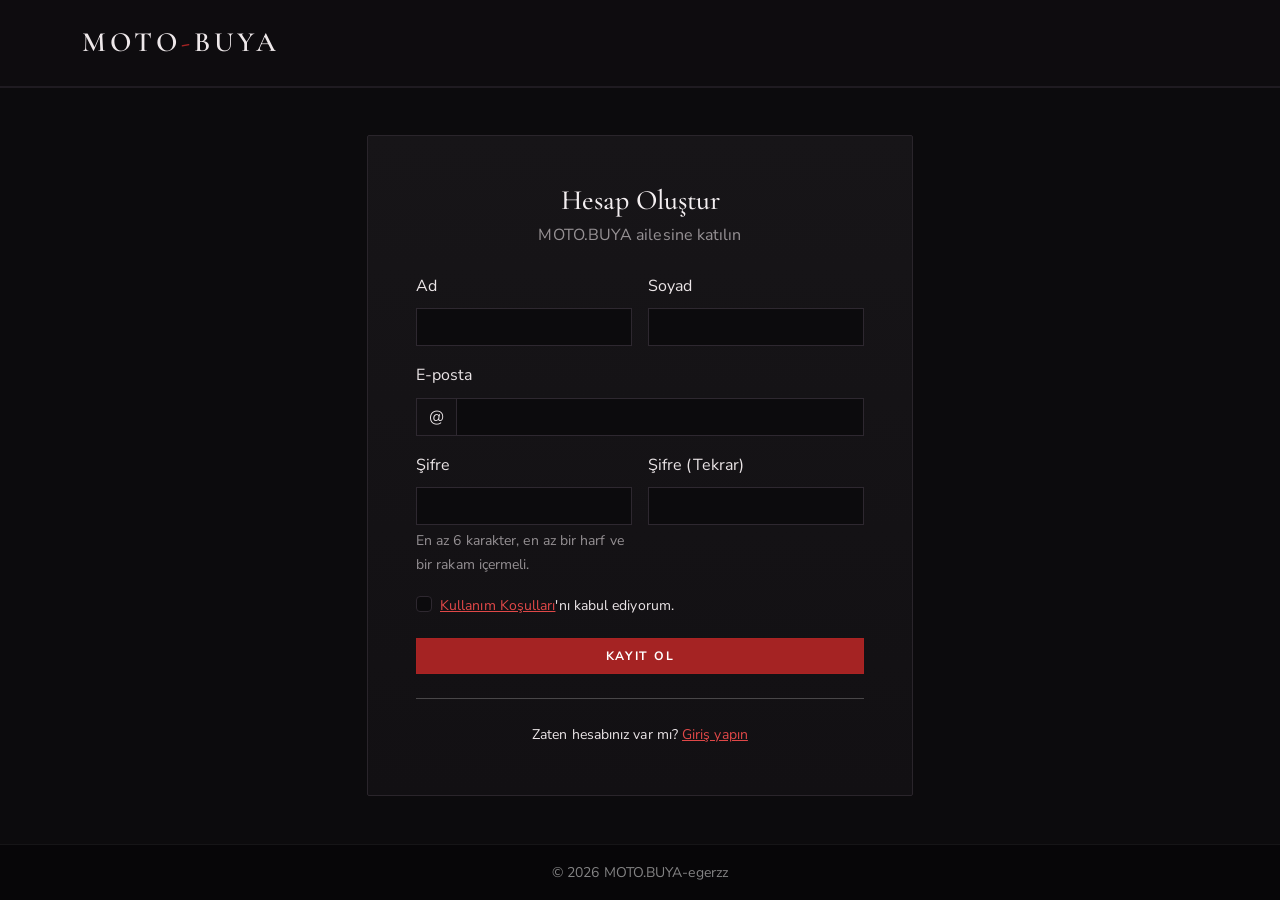
<file: pages/kayit.html>
<!DOCTYPE html>
<html lang="tr" data-bs-theme="dark">
<head>
  <meta charset="UTF-8" />
  <meta name="viewport" content="width=device-width, initial-scale=1.0" />
  <title>Kayıt Ol | MOTO.BUYA</title>
  <link rel="preconnect" href="https://fonts.googleapis.com">
  <link href="https://fonts.googleapis.com/css2?family=Cormorant+Garamond:ital,wght@0,400;0,500;0,600;0,700;1,500;1,600&family=Nunito+Sans:wght@400;600;700&display=swap" rel="stylesheet">
  <link href="https://cdn.jsdelivr.net/npm/bootstrap@5.3.3/dist/css/bootstrap.min.css" rel="stylesheet">
  <link href="https://cdn.jsdelivr.net/npm/bootstrap-icons@1.11.3/font/bootstrap-icons.min.css" rel="stylesheet">
  <link href="../assets/css/style.css" rel="stylesheet">
</head>
<body class="d-flex flex-column min-vh-100">

  <nav class="navbar navbar-dark zp-navbar">
    <div class="container">
      <a class="navbar-brand" href="../index.html">MOTO<span class="zp-brand-dot">-</span>BUYA</a>
    </div>
  </nav>

  <main class="flex-grow-1 d-flex align-items-center zp-section py-5">
    <div class="container">
      <div class="row justify-content-center">
        <div class="col-md-8 col-lg-6">
          <div class="zp-card p-4 p-md-5">
            <h1 class="h3 text-center mb-1">Hesap Oluştur</h1>
            <p class="text-muted text-center mb-4">MOTO.BUYA ailesine katılın</p>

            <form class="needs-validation" novalidate id="kayitFormu">
              <div class="row g-3">
                <div class="col-md-6">
                  <label for="kayitAd" class="form-label">Ad</label>
                  <input type="text" class="form-control" id="kayitAd" required>
                  <div class="invalid-feedback">Adınızı girin.</div>
                </div>
                <div class="col-md-6">
                  <label for="kayitSoyad" class="form-label">Soyad</label>
                  <input type="text" class="form-control" id="kayitSoyad" required>
                  <div class="invalid-feedback">Soyadınızı girin.</div>
                </div>

                <div class="col-12">
                  <label for="kayitEmail" class="form-label">E-posta</label>
                  <div class="input-group has-validation">
                    <span class="input-group-text">@</span>
                    <input type="email" class="form-control" id="kayitEmail" required>
                    <div class="invalid-feedback">Geçerli bir e-posta girin.</div>
                  </div>
                </div>

                <div class="col-md-6">
                  <label for="kayitSifre" class="form-label">Şifre</label>
                  <input type="password" class="form-control" id="kayitSifre" required minlength="6" pattern="(?=.*\d)(?=.*[a-zA-Z]).{6,}">
                  <div class="form-text">En az 6 karakter, en az bir harf ve bir rakam içermeli.</div>
                  <div class="invalid-feedback">Şifre kurallara uymuyor.</div>
                </div>
                <div class="col-md-6">
                  <label for="kayitSifreTekrar" class="form-label">Şifre (Tekrar)</label>
                  <input type="password" class="form-control" id="kayitSifreTekrar" required>
                  <div class="invalid-feedback" id="sifreEslesmeHatasi">Şifreler eşleşmiyor.</div>
                </div>

                <div class="col-12">
                  <div class="form-check">
                    <input class="form-check-input" type="checkbox" id="kosullar" required>
                    <label class="form-check-label small" for="kosullar">
                      <a href="#" data-bs-toggle="modal" data-bs-target="#kosullarModal">Kullanım Koşulları</a>'nı kabul ediyorum.
                    </label>
                    <div class="invalid-feedback">Devam etmek için koşulları kabul etmelisiniz.</div>
                  </div>
                </div>

                <div class="col-12">
                  <button class="btn zp-btn-primary w-100 py-2" type="submit">Kayıt Ol</button>
                </div>
              </div>
            </form>

            <hr class="my-4">
            <p class="text-center small mb-0">Zaten hesabınız var mı? <a href="giris.html">Giriş yapın</a></p>
          </div>
        </div>
      </div>
    </div>
  </main>

  <!-- Kullanım koşulları MODAL (uzun içerik + scrollable) -->
  <div class="modal fade" id="kosullarModal" tabindex="-1" aria-hidden="true">
    <div class="modal-dialog modal-dialog-scrollable">
      <div class="modal-content">
        <div class="modal-header">
          <h2 class="modal-title h5">Kullanım Koşulları</h2>
          <button type="button" class="btn-close" data-bs-dismiss="modal" aria-label="Kapat"></button>
        </div>
        <div class="modal-body">
          <p>Lorem ipsum dolor sit amet, consectetur adipiscing elit. Sed do eiusmod tempor incididunt ut labore et dolore magna aliqua. Ut enim ad minim veniam, quis nostrud exercitation ullamco laboris nisi ut aliquip ex ea commodo consequat.</p>
          <p>Duis aute irure dolor in reprehenderit in voluptate velit esse cillum dolore eu fugiat nulla pariatur. Excepteur sint occaecat cupidatat non proident, sunt in culpa qui officia deserunt mollit anim id est laborum.</p>
        </div>
      </div>
    </div>
  </div>

  <footer class="zp-footer py-3">
    <div class="container text-center small text-white-50">&copy; 2026 MOTO.BUYA-egerzz</div>
  </footer>

  <div class="toast-container position-fixed bottom-0 end-0 p-3" style="z-index: 1080;"></div>
  <script src="https://cdn.jsdelivr.net/npm/bootstrap@5.3.3/dist/js/bootstrap.bundle.min.js"></script>
  <script src="../assets/js/script.js"></script>
  <script>
    // Şifre eşleşme kontrolü
    const sifre = document.getElementById("kayitSifre");
    const sifreTekrar = document.getElementById("kayitSifreTekrar");

    function sifreEslesmesiniKontrolEt() {
      if (sifre.value !== sifreTekrar.value) {
        sifreTekrar.setCustomValidity("Şifreler eşleşmiyor.");
      } else {
        sifreTekrar.setCustomValidity("");
      }
    }
    sifre?.addEventListener("input", sifreEslesmesiniKontrolEt);
    sifreTekrar?.addEventListener("input", sifreEslesmesiniKontrolEt);
  </script>
</body>
</html>
</file>
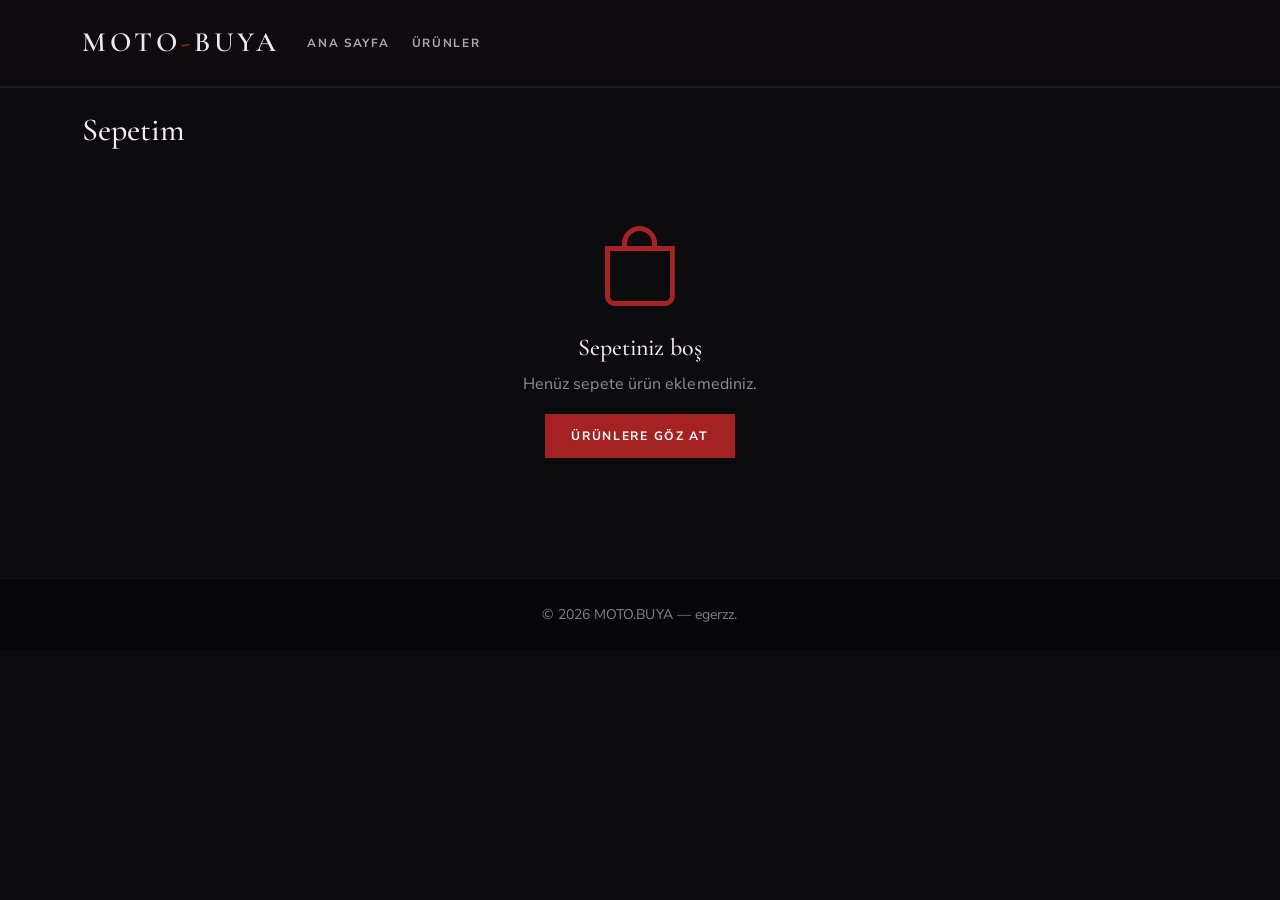
<file: pages/sepet.html>
<!DOCTYPE html>
<html lang="tr" data-bs-theme="dark">
<head>
  <meta charset="UTF-8" />
  <meta name="viewport" content="width=device-width, initial-scale=1.0" />
  <title>Sepetim | MOTO.BUYA</title>
  <link rel="preconnect" href="https://fonts.googleapis.com">
  <link href="https://fonts.googleapis.com/css2?family=Cormorant+Garamond:ital,wght@0,400;0,500;0,600;0,700;1,500;1,600&family=Nunito+Sans:wght@400;600;700&display=swap" rel="stylesheet">
  <link href="https://cdn.jsdelivr.net/npm/bootstrap@5.3.3/dist/css/bootstrap.min.css" rel="stylesheet">
  <link href="https://cdn.jsdelivr.net/npm/bootstrap-icons@1.11.3/font/bootstrap-icons.min.css" rel="stylesheet">
  <link href="../assets/css/style.css" rel="stylesheet">
</head>
<body>

  <nav class="navbar navbar-expand-lg navbar-dark zp-navbar sticky-top no-print">
    <div class="container">
      <a class="navbar-brand" href="../index.html">MOTO<span class="zp-brand-dot">-</span>BUYA</a>
      <button class="navbar-toggler" type="button" data-bs-toggle="collapse" data-bs-target="#anaMenu" aria-label="Menüyü aç/kapat">
        <span class="navbar-toggler-icon"></span>
      </button>
      <div class="collapse navbar-collapse" id="anaMenu">
        <ul class="navbar-nav me-auto mb-2 mb-lg-0">
          <li class="nav-item"><a class="nav-link" href="../index.html">Ana Sayfa</a></li>
          <li class="nav-item"><a class="nav-link" href="urunler.html">Ürünler</a></li>
        </ul>
      </div>
    </div>
  </nav>

  <div class="container py-4">
    <h1 class="h2 mb-4">Sepetim</h1>

    <!-- Boş sepet mesajı (JS, sepet boşsa gösterir) -->
    <div id="bosSepet" class="text-center py-5 d-none">
      <div class="display-1 mb-3" style="color: var(--zp-accent-ink)"><i class="bi bi-bag"></i></div>
      <h2 class="h4">Sepetiniz boş</h2>
      <p class="text-muted">Henüz sepete ürün eklemediniz.</p>
      <a href="urunler.html" class="btn zp-btn-primary">Ürünlere Göz At</a>
    </div>

    <div id="doluSepet" class="d-none">
      <div class="alert alert-light border mb-4 no-print" role="alert">
        <p class="mb-2 small" id="kargoMesaj"></p>
        <div class="progress" role="progressbar" aria-label="Ücretsiz kargo ilerlemesi" aria-valuenow="0" aria-valuemin="0" aria-valuemax="100">
          <div class="progress-bar" id="kargoBar" style="width: 0%; background-color: var(--zp-ochre); color: var(--zp-forest);">0%</div>
        </div>
      </div>

      <div class="row g-4">
        <div class="col-lg-8">
          <div class="table-responsive zp-card">
            <table class="table align-middle mb-0">
              <thead class="table-light">
                <tr>
                  <th scope="col">Ürün</th>
                  <th scope="col">Birim Fiyat</th>
                  <th scope="col">Adet</th>
                  <th scope="col">Toplam</th>
                  <th scope="col" class="no-print"><span class="visually-hidden">Kaldır</span></th>
                </tr>
              </thead>
              <tbody id="sepetGovde"></tbody>
            </table>
          </div>
          <a href="urunler.html" class="btn btn-outline-dark mt-3 no-print">&larr; Alışverişe Devam Et</a>
          <button type="button" class="btn btn-outline-danger mt-3 ms-2 no-print" id="sepetiBosalt">Sepeti Boşalt</button>
        </div>

        <div class="col-lg-4">
          <div class="zp-card p-4">
            <h2 class="h5 mb-3">Sipariş Özeti</h2>
            <label for="kuponInput" class="form-label small">Kupon Kodu</label>
            <div class="input-group mb-3">
              <input type="text" class="form-control" id="kuponInput" placeholder="BUYA10">
              <button class="btn btn-outline-secondary" type="button" id="kuponBtn">Uygula</button>
            </div>
            <ul class="list-group list-group-flush mb-3">
              <li class="list-group-item d-flex justify-content-between px-0">
                <span>Ara Toplam</span><span id="araToplam">₺0</span>
              </li>
              <li class="list-group-item d-flex justify-content-between px-0 d-none" id="indirimSatir">
                <span>İndirim (%10)</span><span class="text-success" id="indirimTutar">₺0</span>
              </li>
              <li class="list-group-item d-flex justify-content-between px-0">
                <span>Kargo</span><span id="kargoUcret">₺0</span>
              </li>
              <li class="list-group-item d-flex justify-content-between px-0 fw-bold">
                <span>Genel Toplam</span><span class="zp-price" id="genelToplam">₺0</span>
              </li>
            </ul>
            <button type="button" class="btn zp-btn-primary w-100" data-bs-toggle="modal" data-bs-target="#onayModal" id="siparisBtn">
              Siparişi Tamamla
            </button>
            <button type="button" class="btn btn-outline-secondary w-100 mt-2 no-print" onclick="window.print()"><i class="bi bi-printer me-1"></i> Sepeti Yazdır</button>
          </div>
        </div>
      </div>
    </div>
  </div>

  <!-- ===================== SİPARİŞ ONAY MODALI ===================== -->
  <div class="modal fade" id="onayModal" tabindex="-1" aria-labelledby="onayModalLabel" aria-hidden="true">
    <div class="modal-dialog">
      <div class="modal-content">
        <div class="modal-header">
          <h2 class="modal-title h5" id="onayModalLabel">Siparişi Onaylıyor musunuz?</h2>
          <button type="button" class="btn-close" data-bs-dismiss="modal" aria-label="Kapat"></button>
        </div>
        <div class="modal-body">
          <p>Lorem ipsum dolor sit amet, consectetur adipiscing elit.</p>
          <p class="fw-bold">Toplam Tutar: <span id="modalToplam">₺0</span></p>
        </div>
        <div class="modal-footer">
          <button type="button" class="btn btn-outline-secondary" data-bs-dismiss="modal">Vazgeç</button>
          <button type="button" class="btn btn-success" data-bs-dismiss="modal" id="siparisOnaylaBtn">Onayla</button>
        </div>
      </div>
    </div>
  </div>

  <footer class="zp-footer py-4 mt-5 no-print">
    <div class="container text-center small text-white-50">&copy; 2026 MOTO.BUYA — egerzz.</div>
  </footer>

  <div class="toast-container position-fixed bottom-0 end-0 p-3 no-print" style="z-index: 1080;"></div>

  <script src="https://cdn.jsdelivr.net/npm/bootstrap@5.3.3/dist/js/bootstrap.bundle.min.js"></script>
  <script src="../assets/js/script.js"></script>
  <script>
    const UCRETSIZ_KARGO_ESIGI = 5000;
    const KARGO_UCRETI = 149;
    let kuponAktif = false;

    function sepetiCiz() {
      const sepet = sepetiOku();
      const bos = document.getElementById("bosSepet");
      const dolu = document.getElementById("doluSepet");
      bos.classList.toggle("d-none", sepet.length > 0);
      dolu.classList.toggle("d-none", sepet.length === 0);
      if (sepet.length === 0) return;

      const govde = document.getElementById("sepetGovde");
      govde.innerHTML = "";
      sepet.forEach((u) => {
        const tr = document.createElement("tr");
        tr.innerHTML = `
          <td><div class="d-flex align-items-center gap-2">${
            u.gorsel
              ? `<img src="../${u.gorsel}" class="zp-sepet-gorsel" alt="" width="56" height="56">`
              : `<span class="fs-3">${u.emoji}</span>`
          }<span>${u.ad}</span></div></td>
          <td>${paraFormat(u.fiyat)}</td>
          <td style="width:110px;"><input type="number" class="form-control form-control-sm" value="${u.adet}" min="1" max="99" aria-label="Adet" data-id="${u.id}"></td>
          <td>${paraFormat(u.fiyat * u.adet)}</td>
          <td class="no-print"><button class="btn btn-sm btn-outline-danger" data-sil="${u.id}" aria-label="${u.ad} ürününü sepetten kaldır">✕</button></td>`;
        govde.appendChild(tr);
      });

      const ara = sepetAraToplam();
      const indirim = kuponAktif ? Math.round(ara * 0.1) : 0;
      const kargo = ara - indirim >= UCRETSIZ_KARGO_ESIGI ? 0 : KARGO_UCRETI;
      const genel = ara - indirim + kargo;

      document.getElementById("araToplam").textContent = paraFormat(ara);
      document.getElementById("indirimSatir").classList.toggle("d-none", !kuponAktif);
      document.getElementById("indirimTutar").textContent = "-" + paraFormat(indirim);
      document.getElementById("kargoUcret").textContent = kargo === 0 ? "Ücretsiz" : paraFormat(kargo);
      document.getElementById("genelToplam").textContent = paraFormat(genel);
      document.getElementById("modalToplam").textContent = paraFormat(genel);

      const yuzde = Math.min(100, Math.round((ara / UCRETSIZ_KARGO_ESIGI) * 100));
      const bar = document.getElementById("kargoBar");
      bar.style.width = yuzde + "%";
      bar.textContent = yuzde + "%";
      bar.parentElement.setAttribute("aria-valuenow", yuzde);
      document.getElementById("kargoMesaj").innerHTML = ara >= UCRETSIZ_KARGO_ESIGI
        ? "🎉 <strong>Kargo ücretsiz!</strong>"
        : `🚚 <strong>${paraFormat(UCRETSIZ_KARGO_ESIGI - ara)}</strong> daha alışveriş yapın, kargo ücretsiz olsun!`;
    }

    document.addEventListener("DOMContentLoaded", () => {
      sepetiCiz();

      // Event delegation: dinamik üretilen satırlardaki silme/adet olayları
      document.getElementById("sepetGovde").addEventListener("click", (e) => {
        const btn = e.target.closest("[data-sil]");
        if (!btn) return;
        sepettenSil(btn.dataset.sil);
        sepetiCiz();
        showToast("Ürün sepetten kaldırıldı.", "danger");
      });
      document.getElementById("sepetGovde").addEventListener("change", (e) => {
        if (!e.target.matches("input[data-id]")) return;
        adetGuncelle(e.target.dataset.id, parseInt(e.target.value, 10));
        sepetiCiz();
      });

      document.getElementById("sepetiBosalt").addEventListener("click", () => {
        sepetiKaydet([]);
        sepetiCiz();
      });

      document.getElementById("kuponBtn").addEventListener("click", () => {
        const kod = document.getElementById("kuponInput").value.trim().toUpperCase();
        if (kod === "BUYA10") {
          kuponAktif = true;
          showToast("Kupon uygulandı: %10 indirim.", "success");
        } else {
          kuponAktif = false;
          showToast("Geçersiz kupon kodu.", "danger");
        }
        sepetiCiz();
      });

      document.getElementById("siparisOnaylaBtn").addEventListener("click", () => {
        sepetiKaydet([]);
        kuponAktif = false;
        sepetiCiz();
        showToast("Siparişiniz alındı. Teşekkürler!", "success");
      });
    });
  </script>
</body>
</html>
</file>
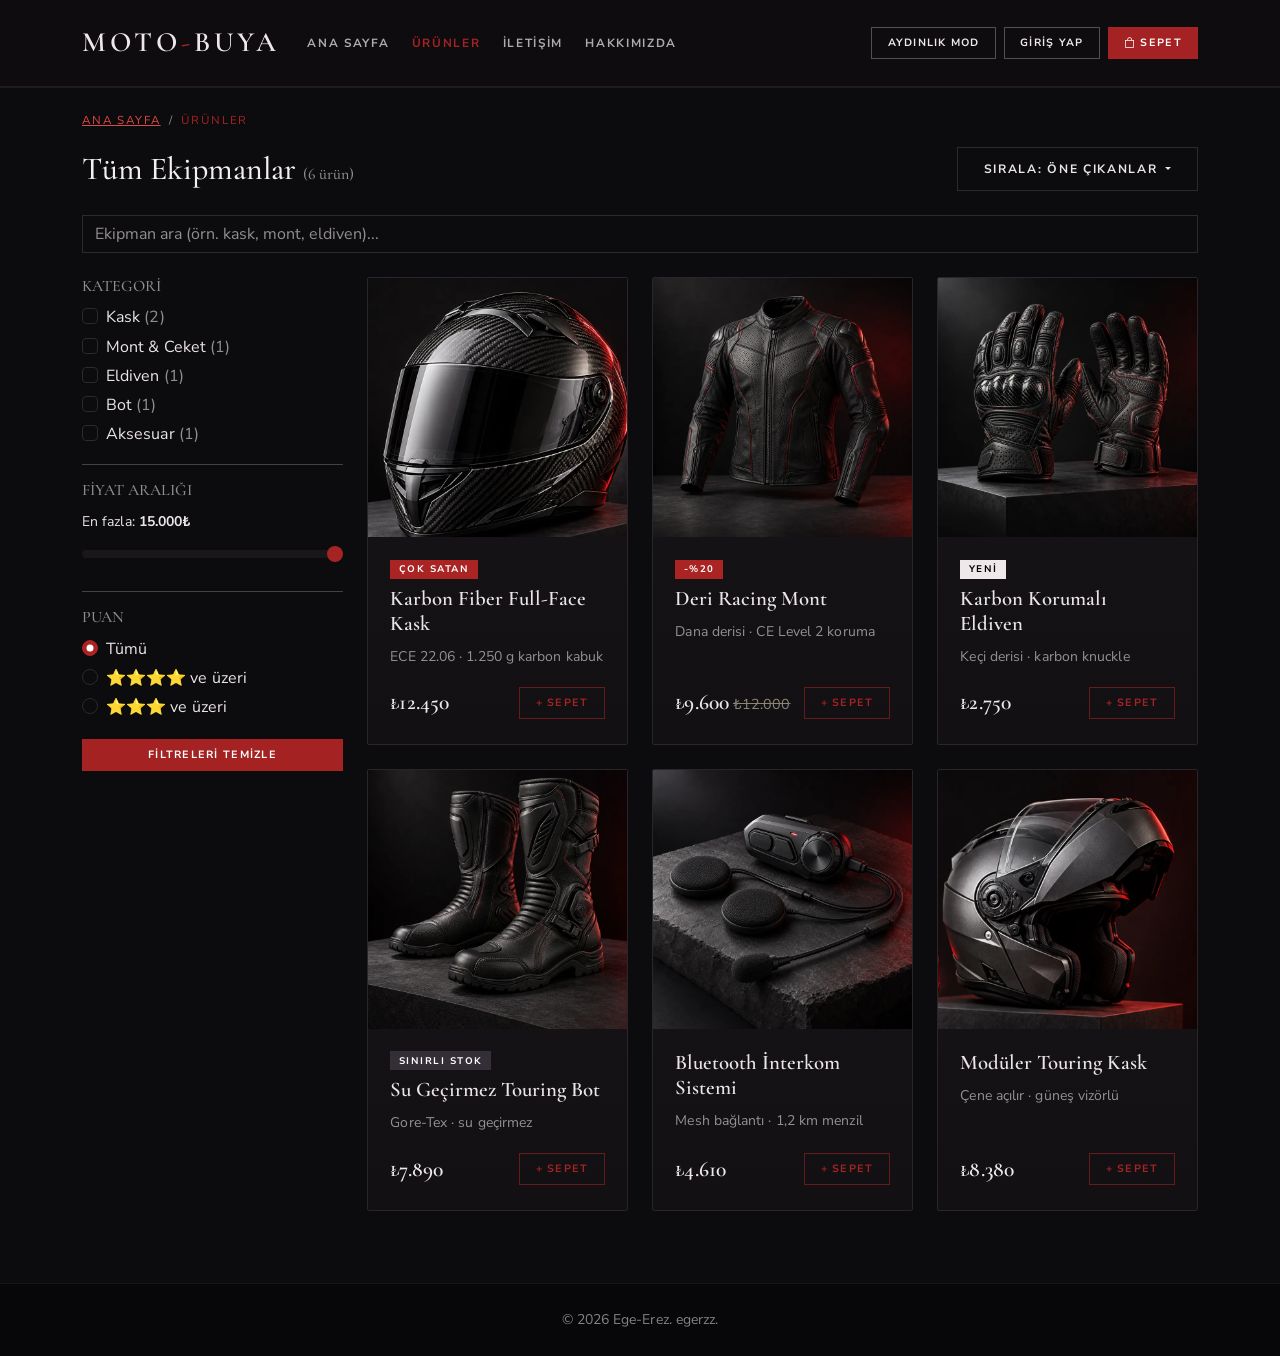
<file: pages/urunler.html>
<!DOCTYPE html>
<html lang="tr" data-bs-theme="dark">
<head>
  <meta charset="UTF-8" />
  <meta name="viewport" content="width=device-width, initial-scale=1.0" />
  <title>Ürünler | MOTO-BUYA</title>
  <link rel="preconnect" href="https://fonts.googleapis.com">
  <link href="https://fonts.googleapis.com/css2?family=Cormorant+Garamond:ital,wght@0,400;0,500;0,600;0,700;1,500;1,600&family=Nunito+Sans:wght@400;600;700&display=swap" rel="stylesheet">
  <link href="https://cdn.jsdelivr.net/npm/bootstrap@5.3.3/dist/css/bootstrap.min.css" rel="stylesheet">
  <link href="https://cdn.jsdelivr.net/npm/bootstrap-icons@1.11.3/font/bootstrap-icons.min.css" rel="stylesheet">
  <link href="../assets/css/style.css" rel="stylesheet">
</head>
<body>

  <!-- ============================= NAVBAR ============================= -->
  <nav class="navbar navbar-expand-lg navbar-dark zp-navbar sticky-top">
    <div class="container">
      <a class="navbar-brand" href="../index.html">MOTO<span class="zp-brand-dot">-</span>BUYA</a>
      <button class="navbar-toggler" type="button" data-bs-toggle="collapse" data-bs-target="#anaMenu" aria-label="Menüyü aç/kapat">
        <span class="navbar-toggler-icon"></span>
      </button>
      <div class="collapse navbar-collapse" id="anaMenu">
        <ul class="navbar-nav me-auto mb-2 mb-lg-0">
          <li class="nav-item"><a class="nav-link" href="../index.html">Ana Sayfa</a></li>
          <li class="nav-item"><a class="nav-link" href="urunler.html">Ürünler</a></li>
          <li class="nav-item"><a class="nav-link" href="iletisim.html">İletişim</a></li>
          <li class="nav-item"><a class="nav-link" href="hakkimizda.html">Hakkımızda</a></li>
        </ul>
        <div class="d-flex align-items-center gap-2">
          <button class="btn btn-sm btn-outline-light" data-zp-theme-toggle type="button">Aydınlık Mod</button>
          <a href="giris.html" class="btn btn-sm btn-outline-light">Giriş Yap</a>
          <a href="sepet.html" class="btn btn-sm btn-warning position-relative">
            <i class="bi bi-bag"></i> Sepet
            <span class="position-absolute top-0 start-100 translate-middle badge rounded-pill bg-danger zp-cart-badge d-none" data-zp-cart-count>0</span>
          </a>
        </div>
      </div>
    </div>
  </nav>

  <div class="container py-4">
    <!-- BREADCRUMB bileşeni -->
    <nav aria-label="breadcrumb">
      <ol class="breadcrumb">
        <li class="breadcrumb-item"><a href="../index.html">Ana Sayfa</a></li>
        <li class="breadcrumb-item active" aria-current="page">Ürünler</li>
      </ol>
    </nav>

    <div class="d-flex flex-wrap justify-content-between align-items-center mb-4 gap-2">
      <h1 class="h2 mb-0">Tüm Ekipmanlar <span class="text-muted fs-6" id="urunSayisi" aria-live="polite"></span></h1>

      <div class="d-flex gap-2">
        <!-- Mobilde filtreyi açan OFFCANVAS tetikleyici -->
        <button class="btn btn-outline-dark d-lg-none" type="button" data-bs-toggle="offcanvas" data-bs-target="#filtreOffcanvas">
          Filtrele
        </button>

        <!-- Sıralama DROPDOWN -->
        <div class="dropdown">
          <button class="btn btn-outline-dark dropdown-toggle" type="button" data-bs-toggle="dropdown" aria-expanded="false" id="siralaBtn">
            Sırala: Öne Çıkanlar
          </button>
          <ul class="dropdown-menu dropdown-menu-end">
            <li><a class="dropdown-item" href="#" data-sirala="varsayilan">Öne Çıkanlar</a></li>
            <li><a class="dropdown-item" href="#" data-sirala="artan">Fiyat: Düşükten Yükseğe</a></li>
            <li><a class="dropdown-item" href="#" data-sirala="azalan">Fiyat: Yüksekten Düşüğe</a></li>
            <li><a class="dropdown-item" href="#" data-sirala="yeni">En Yeniler</a></li>
          </ul>
        </div>
      </div>
    </div>

    <div class="mb-4">
      <label for="aramaKutusu" class="visually-hidden">Ürün ara</label>
      <input type="search" class="form-control" id="aramaKutusu" placeholder="Ekipman ara (örn. kask, mont, eldiven)...">
    </div>

    <div class="row">
      <!-- ===================== MASAÜSTÜ FİLTRE (SOL SÜTUN) ===================== -->
      <aside class="col-lg-3 d-none d-lg-block">
        <form>
          <h2 class="h6 text-uppercase text-muted">Kategori</h2>
          <div class="form-check"><input class="form-check-input" type="checkbox" id="katKask" data-kat="kask"><label class="form-check-label" for="katKask">Kask <span class="text-muted">(2)</span></label></div>
          <div class="form-check"><input class="form-check-input" type="checkbox" id="katMont" data-kat="mont"><label class="form-check-label" for="katMont">Mont &amp; Ceket <span class="text-muted">(1)</span></label></div>
          <div class="form-check"><input class="form-check-input" type="checkbox" id="katEldiven" data-kat="eldiven"><label class="form-check-label" for="katEldiven">Eldiven <span class="text-muted">(1)</span></label></div>
          <div class="form-check"><input class="form-check-input" type="checkbox" id="katBot" data-kat="bot"><label class="form-check-label" for="katBot">Bot <span class="text-muted">(1)</span></label></div>
          <div class="form-check"><input class="form-check-input" type="checkbox" id="katAksesuar" data-kat="aksesuar"><label class="form-check-label" for="katAksesuar">Aksesuar <span class="text-muted">(1)</span></label></div>

          <hr>
          <h2 class="h6 text-uppercase text-muted">Fiyat Aralığı</h2>
          <label for="fiyatRange" class="form-label small">En fazla: <strong id="fiyatEtiket">15.000₺</strong></label>
          <input type="range" class="form-range" min="0" max="15000" step="500" value="15000" id="fiyatRange">

          <hr>
          <h2 class="h6 text-uppercase text-muted">Puan</h2>
          <div class="form-check"><input class="form-check-input" type="radio" name="puan" id="puan0" value="0" checked><label class="form-check-label" for="puan0">Tümü</label></div>
          <div class="form-check"><input class="form-check-input" type="radio" name="puan" id="puan4" value="4"><label class="form-check-label" for="puan4">⭐⭐⭐⭐ ve üzeri</label></div>
          <div class="form-check"><input class="form-check-input" type="radio" name="puan" id="puan3" value="3"><label class="form-check-label" for="puan3">⭐⭐⭐ ve üzeri</label></div>

          <button type="button" class="btn btn-sm zp-btn-primary mt-3 w-100" id="filtreTemizle">Filtreleri Temizle</button>
        </form>
      </aside>

      <!-- ===================== ÜRÜN GRİDİ ===================== -->
      <div class="col-lg-9">
        <div class="row row-cols-1 row-cols-sm-2 row-cols-xl-3 g-4">

          <div class="col zp-urun" data-id="v001" data-kategori="kask" data-fiyat="12450" data-puan="4.5" data-ad="Karbon Fiber Full-Face Kask">
            <div class="card zp-card h-100">
              <div class="zp-card-img-wrap"><img src="../assets/img/urunler/karbon-full-face-kask.webp" class="zp-card-img" alt="Karbon Fiber Full-Face Kask" width="800" height="800" loading="lazy"></div>
              <div class="card-body d-flex flex-column">
                <span class="badge text-bg-warning align-self-start mb-2">Çok Satan</span>
                <h3 class="h6 card-title"><a href="urun-detay.html?id=v001" class="text-decoration-none text-reset stretched-link">Karbon Fiber Full-Face Kask</a></h3>
                <p class="card-text text-muted small">ECE 22.06 · 1.250 g karbon kabuk</p>
                <div class="d-flex justify-content-between align-items-center mt-auto">
                  <span class="zp-price">₺12.450</span>
                  <button class="btn btn-sm btn-outline-success position-relative" style="z-index:2" data-zp-sepete-ekle data-zp-urun-id="v001" data-zp-gorsel="assets/img/urunler/karbon-full-face-kask.webp" data-zp-fiyat="12450" data-zp-emoji="🪖" data-zp-urun-adi="Karbon Fiber Full-Face Kask">+ Sepet</button>
                </div>
              </div>
            </div>
          </div>

          <div class="col zp-urun" data-id="v002" data-kategori="mont" data-fiyat="9600" data-puan="4.0" data-ad="Deri Racing Mont">
            <div class="card zp-card h-100">
              <div class="zp-card-img-wrap"><img src="../assets/img/urunler/deri-racing-mont.webp" class="zp-card-img" alt="Deri Racing Mont" width="800" height="800" loading="lazy"></div>
              <div class="card-body d-flex flex-column">
                <span class="badge text-bg-danger align-self-start mb-2">-%20</span>
                <h3 class="h6 card-title"><a href="urun-detay.html?id=v002" class="text-decoration-none text-reset stretched-link">Deri Racing Mont</a></h3>
                <p class="card-text text-muted small">Dana derisi · CE Level 2 koruma</p>
                <div class="d-flex justify-content-between align-items-center mt-auto">
                  <span><span class="zp-price">₺9.600</span> <span class="zp-price-old">₺12.000</span></span>
                  <button class="btn btn-sm btn-outline-success position-relative" style="z-index:2" data-zp-sepete-ekle data-zp-urun-id="v002" data-zp-gorsel="assets/img/urunler/deri-racing-mont.webp" data-zp-fiyat="9600" data-zp-emoji="🧥" data-zp-urun-adi="Deri Racing Mont">+ Sepet</button>
                </div>
              </div>
            </div>
          </div>

          <div class="col zp-urun" data-id="v003" data-kategori="eldiven" data-fiyat="2750" data-puan="4.8" data-ad="Karbon Korumalı Eldiven">
            <div class="card zp-card h-100">
              <div class="zp-card-img-wrap"><img src="../assets/img/urunler/karbon-korumali-eldiven.webp" class="zp-card-img" alt="Karbon Korumalı Eldiven" width="800" height="800" loading="lazy"></div>
              <div class="card-body d-flex flex-column">
                <span class="badge text-bg-info align-self-start mb-2">Yeni</span>
                <h3 class="h6 card-title"><a href="urun-detay.html?id=v003" class="text-decoration-none text-reset stretched-link">Karbon Korumalı Eldiven</a></h3>
                <p class="card-text text-muted small">Keçi derisi · karbon knuckle</p>
                <div class="d-flex justify-content-between align-items-center mt-auto">
                  <span class="zp-price">₺2.750</span>
                  <button class="btn btn-sm btn-outline-success position-relative" style="z-index:2" data-zp-sepete-ekle data-zp-urun-id="v003" data-zp-gorsel="assets/img/urunler/karbon-korumali-eldiven.webp" data-zp-fiyat="2750" data-zp-emoji="🧤" data-zp-urun-adi="Karbon Korumalı Eldiven">+ Sepet</button>
                </div>
              </div>
            </div>
          </div>

          <div class="col zp-urun" data-id="v004" data-kategori="bot" data-fiyat="7890" data-puan="3.5" data-ad="Su Geçirmez Touring Bot">
            <div class="card zp-card h-100">
              <div class="zp-card-img-wrap"><img src="../assets/img/urunler/su-gecirmez-touring-bot.webp" class="zp-card-img" alt="Su Geçirmez Touring Bot" width="800" height="800" loading="lazy"></div>
              <div class="card-body d-flex flex-column">
                <span class="badge text-bg-secondary align-self-start mb-2">Sınırlı Stok</span>
                <h3 class="h6 card-title"><a href="urun-detay.html?id=v004" class="text-decoration-none text-reset stretched-link">Su Geçirmez Touring Bot</a></h3>
                <p class="card-text text-muted small">Gore-Tex · su geçirmez</p>
                <div class="d-flex justify-content-between align-items-center mt-auto">
                  <span class="zp-price">₺7.890</span>
                  <button class="btn btn-sm btn-outline-success position-relative" style="z-index:2" data-zp-sepete-ekle data-zp-urun-id="v004" data-zp-gorsel="assets/img/urunler/su-gecirmez-touring-bot.webp" data-zp-fiyat="7890" data-zp-emoji="🥾" data-zp-urun-adi="Su Geçirmez Touring Bot">+ Sepet</button>
                </div>
              </div>
            </div>
          </div>

          <div class="col zp-urun" data-id="v005" data-kategori="aksesuar" data-fiyat="4610" data-puan="4.2" data-ad="Bluetooth İnterkom Sistemi">
            <div class="card zp-card h-100">
              <div class="zp-card-img-wrap"><img src="../assets/img/urunler/bluetooth-interkom.webp" class="zp-card-img" alt="Bluetooth İnterkom Sistemi" width="800" height="800" loading="lazy"></div>
              <div class="card-body d-flex flex-column">
                <h3 class="h6 card-title"><a href="urun-detay.html?id=v005" class="text-decoration-none text-reset stretched-link">Bluetooth İnterkom Sistemi</a></h3>
                <p class="card-text text-muted small">Mesh bağlantı · 1,2 km menzil</p>
                <div class="d-flex justify-content-between align-items-center mt-auto">
                  <span class="zp-price">₺4.610</span>
                  <button class="btn btn-sm btn-outline-success position-relative" style="z-index:2" data-zp-sepete-ekle data-zp-urun-id="v005" data-zp-gorsel="assets/img/urunler/bluetooth-interkom.webp" data-zp-fiyat="4610" data-zp-emoji="🎧" data-zp-urun-adi="Bluetooth İnterkom Sistemi">+ Sepet</button>
                </div>
              </div>
            </div>
          </div>

          <div class="col zp-urun" data-id="v006" data-kategori="kask" data-fiyat="8380" data-puan="3.0" data-ad="Modüler Touring Kask">
            <div class="card zp-card h-100">
              <div class="zp-card-img-wrap"><img src="../assets/img/urunler/moduler-touring-kask.webp" class="zp-card-img" alt="Modüler Touring Kask" width="800" height="800" loading="lazy"></div>
              <div class="card-body d-flex flex-column">
                <h3 class="h6 card-title"><a href="urun-detay.html?id=v006" class="text-decoration-none text-reset stretched-link">Modüler Touring Kask</a></h3>
                <p class="card-text text-muted small">Çene açılır · güneş vizörlü</p>
                <div class="d-flex justify-content-between align-items-center mt-auto">
                  <span class="zp-price">₺8.380</span>
                  <button class="btn btn-sm btn-outline-success position-relative" style="z-index:2" data-zp-sepete-ekle data-zp-urun-id="v006" data-zp-gorsel="assets/img/urunler/moduler-touring-kask.webp" data-zp-fiyat="8380" data-zp-emoji="🪖" data-zp-urun-adi="Modüler Touring Kask">+ Sepet</button>
                </div>
              </div>
            </div>
          </div>
        </div>

        <div id="sonucYok" class="text-center py-5 d-none">
          <div class="display-3">🔍</div>
          <h2 class="h5 mt-2">Aradığınız kriterlere uygun ürün bulunamadı</h2>
          <button class="btn btn-outline-dark mt-2" id="sonucTemizle">Filtreleri Temizle</button>
        </div>

        <!-- ===================== SAYFALAMA (PAGINATION) ===================== -->
      </div>
    </div>
  </div>

  <!-- ===================== MOBİL FİLTRE (OFFCANVAS) ===================== -->
  <div class="offcanvas offcanvas-start" tabindex="-1" id="filtreOffcanvas" aria-labelledby="filtreOffcanvasLabel">
    <div class="offcanvas-header">
      <h2 class="offcanvas-title h5" id="filtreOffcanvasLabel">Filtrele</h2>
      <button type="button" class="btn-close" data-bs-dismiss="offcanvas" aria-label="Kapat"></button>
    </div>
    <div class="offcanvas-body">
      <h3 class="h6 text-uppercase text-muted">Kategori</h3>
      <div class="form-check"><input class="form-check-input" type="checkbox" id="mKatKask" data-kat="kask"><label class="form-check-label" for="mKatKask">Kask</label></div>
      <div class="form-check"><input class="form-check-input" type="checkbox" id="mKatMont" data-kat="mont"><label class="form-check-label" for="mKatMont">Mont &amp; Ceket</label></div>
      <div class="form-check"><input class="form-check-input" type="checkbox" id="mKatEldiven" data-kat="eldiven"><label class="form-check-label" for="mKatEldiven">Eldiven</label></div>
      <div class="form-check"><input class="form-check-input" type="checkbox" id="mKatBot" data-kat="bot"><label class="form-check-label" for="mKatBot">Bot</label></div>
      <div class="form-check"><input class="form-check-input" type="checkbox" id="mKatAksesuar" data-kat="aksesuar"><label class="form-check-label" for="mKatAksesuar">Aksesuar</label></div>
      <button class="btn zp-btn-primary w-100 mt-3" data-bs-dismiss="offcanvas">Sonuçları Göster</button>
    </div>
  </div>

  <!-- ============================= FOOTER (SADELEŞTİRİLMİŞ) ============================= -->
  <footer class="zp-footer py-4 mt-5">
    <div class="container text-center small text-white-50">
      &copy; 2026 Ege-Erez. egerzz.
    </div>
  </footer>

  <button class="zp-scrolltop" aria-label="Sayfa başına dön">↑</button>
  <div class="toast-container position-fixed bottom-0 end-0 p-3" style="z-index: 1080;"></div>

  <script src="https://cdn.jsdelivr.net/npm/bootstrap@5.3.3/dist/js/bootstrap.bundle.min.js"></script>
  <script src="../assets/js/script.js"></script>
  <script>
    document.addEventListener("DOMContentLoaded", () => {
      const kartlar = Array.from(document.querySelectorAll(".zp-urun"));
      const grid = kartlar[0].parentElement;
      const orijinalSira = [...kartlar];
      const aramaKutusu = document.getElementById("aramaKutusu");
      const fiyatRange = document.getElementById("fiyatRange");
      const kategoriKutulari = document.querySelectorAll("[data-kat]");
      const trKucuk = (t) => t.toLocaleLowerCase("tr-TR");

      function filtrele() {
        const aranan = trKucuk(aramaKutusu.value.trim());
        const seciliKat = new Set([...kategoriKutulari].filter(c => c.checked).map(c => c.dataset.kat));
        const maxFiyat = parseInt(fiyatRange.value, 10);
        const minPuan = parseFloat(document.querySelector('input[name="puan"]:checked').value);
        let gorunen = 0;

        kartlar.forEach((k) => {
          const uygun =
            (!aranan || trKucuk(k.dataset.ad).includes(aranan) || k.dataset.kategori.includes(aranan)) &&
            (seciliKat.size === 0 || seciliKat.has(k.dataset.kategori)) &&
            parseFloat(k.dataset.fiyat) <= maxFiyat &&
            parseFloat(k.dataset.puan) >= minPuan;
          k.classList.toggle("d-none", !uygun);
          if (uygun) gorunen++;
        });

        document.getElementById("fiyatEtiket").textContent = maxFiyat.toLocaleString("tr-TR") + "₺";
        document.getElementById("urunSayisi").textContent = `(${gorunen} ürün)`;
        document.getElementById("sonucYok").classList.toggle("d-none", gorunen > 0);
      }

      // Masaüstü ve mobil checkbox'ları senkron tut
      kategoriKutulari.forEach((c) => c.addEventListener("change", () => {
        kategoriKutulari.forEach((o) => { if (o.dataset.kat === c.dataset.kat) o.checked = c.checked; });
        filtrele();
      }));
      aramaKutusu.addEventListener("input", filtrele);
      fiyatRange.addEventListener("input", filtrele);
      document.querySelectorAll('input[name="puan"]').forEach(r => r.addEventListener("change", filtrele));

      function temizle() {
        aramaKutusu.value = "";
        fiyatRange.value = 15000;
        kategoriKutulari.forEach(c => c.checked = false);
        document.getElementById("puan0").checked = true;
        filtrele();
      }
      document.getElementById("filtreTemizle").addEventListener("click", temizle);
      document.getElementById("sonucTemizle").addEventListener("click", temizle);

      // Sıralama
      document.querySelectorAll("[data-sirala]").forEach((a) => a.addEventListener("click", (e) => {
        e.preventDefault();
        const tur = a.dataset.sirala;
        let liste = [...orijinalSira];
        if (tur === "artan") liste.sort((x, y) => x.dataset.fiyat - y.dataset.fiyat);
        if (tur === "azalan") liste.sort((x, y) => y.dataset.fiyat - x.dataset.fiyat);
        if (tur === "yeni") liste.reverse();
        liste.forEach((k) => grid.appendChild(k));
        document.getElementById("siralaBtn").textContent = "Sırala: " + a.textContent;
      }));

      // URL parametreleri: ?q=vazo&kategori=seramik
      const params = new URLSearchParams(window.location.search);
      if (params.get("q")) aramaKutusu.value = params.get("q");
      const kat = params.get("kategori");
      if (kat) kategoriKutulari.forEach(c => { if (c.dataset.kat === kat) c.checked = true; });
      filtrele();
    });
  </script>
</body>
</html>
</file>
<file: assets/css/style.css>
/* MOTO.BUYA - özel stil dosyası (Bootstrap 5.3 üzerine) */

/* -------------------------------------------------------------------------
   1) TASARIM TOKENLARI (DESIGN TOKENS)
------------------------------------------------------------------------- */
:root {
  /* Marka renkleri */
  --zp-paper: #f3eeef;       /* Sayfa zemini */
  --zp-ink: #161417;         /* Ana metin rengi */
  --zp-forest: #0e0c0f;      /* Birincil marka rengi */
  --zp-forest-light: #1f1b21;/* Hover tonu */
  --zp-ochre: #aa2424f6;       /* Vurgu rengi */
  --zp-clay: #ac2323;        /* İkincil vurgu */
  --zp-line: #d9d0d3;        /* Kenarlık / ayraç rengi */
  --zp-card: #fbf9f9;
  --zp-snow: #eee8ea;
  --zp-accent-ink: #aa2424f6;
    --zp-ochre-rgb: 170, 36, 36;

  /* Tipografi */
  --zp-font-display: "Cormorant Garamond", Georgia, serif;
  --zp-font-body: "Nunito Sans", system-ui, -apple-system, sans-serif;

  /* Boşluk / köşe ölçeği */
  --zp-radius-sm: 2px;
  --zp-radius-md: 3px;
  --zp-space-section: clamp(3.5rem, 7vw, 7rem);

  /* Bootstrap değişkenleri */
  --bs-primary: var(--zp-forest);
  --bs-primary-rgb: 14, 12, 15;
  --bs-link-color: var(--zp-forest);
  --bs-link-hover-color: var(--zp-ochre);
  --bs-link-color-rgb: 14, 12, 15;
  --bs-link-hover-color-rgb: 170, 36, 36;
  --bs-body-font-family: var(--zp-font-body);
  --bs-body-color: var(--zp-ink);
  --bs-body-bg: var(--zp-paper);
  --bs-tertiary-bg: #ebe4e6;
  --bs-tertiary-bg-rgb: 235, 228, 230;
  --bs-border-color: #ddd2d6;
  --bs-secondary-color: rgba(22, 20, 23, 0.62);
  --bs-warning-rgb: 170, 36, 36;
  --bs-danger-rgb: 170, 36, 36;
  --bs-success-rgb: 170, 36, 36;
  --bs-info-rgb: 238, 232, 234;
  --bs-secondary-rgb: 52, 46, 54;
    --bs-code-color: #e04848;
}

/* Koyu tema */
[data-bs-theme="dark"] {
  --zp-paper: #0c0b0d;
  --zp-ink: #ebe5e7;
  --zp-card: #151316;
  --zp-line: #2a252b;
  --zp-accent-ink: var(--zp-ochre);
  --bs-body-bg: var(--zp-paper);
  --bs-body-color: var(--zp-ink);
  --bs-heading-color: #f4eff1;
  --bs-emphasis-color: #ffffff;
  --bs-link-color-rgb: 224, 72, 72;
  --bs-link-hover-color-rgb: 238, 232, 234;
  --bs-tertiary-bg: #121013;
  --bs-tertiary-bg-rgb: 18, 16, 19;
  --bs-secondary-bg: #1a171b;
  --bs-border-color: #2e2830;
  --bs-secondary-color: rgba(235, 229, 231, 0.6);
}

/* -------------------------------------------------------------------------
   2) TEMEL / GENEL KURALLAR
------------------------------------------------------------------------- */
html {
  scroll-behavior: smooth;
  scroll-padding-top: 90px; /* sabit navbar'ın altına düzgün kaysın */
}

body {
  font-family: var(--zp-font-body);
  background-color: var(--zp-paper);
  color: var(--zp-ink);
}

h1, h2, h3, h4, .display-font {
  font-family: var(--zp-font-display);
  font-weight: 600;
  letter-spacing: -0.01em;
}

/* Odak halkası */
a:focus-visible,
button:focus-visible,
input:focus-visible,
.form-control:focus-visible {
  outline: 3px solid var(--zp-ochre);
  outline-offset: 2px;
}

/* Azaltılmış hareket tercihi */
@media (prefers-reduced-motion: reduce) {
  * {
    animation-duration: 0.01ms !important;
    transition-duration: 0.01ms !important;
    scroll-behavior: auto !important;
  }
}

/* -------------------------------------------------------------------------
   3) NAVBAR
------------------------------------------------------------------------- */
.zp-navbar {
  background-color: var(--zp-forest);
  border-bottom: 1px solid #1f1b21;
  padding-block: 0.9rem;
  
}

.zp-navbar .navbar-brand {
  font-family: var(--zp-font-display);
  font-size: 1.5rem;
  color: var(--zp-paper) !important;
}

.zp-navbar .nav-link {
  color: rgba(247, 244, 238, 0.85) !important;
  transition: color 0.15s ease;
}

.zp-navbar .nav-link:hover,
.zp-navbar .nav-link.active {
  color: var(--zp-ochre) !important;
}

/* Sepet ikonu üstündeki sayaç rozeti */
.zp-cart-badge {
  transform: translate(-40%, -40%);
  font-size: 0.65rem;
}

/* -------------------------------------------------------------------------
   4) KAHRAMAN (HERO) BÖLÜMÜ
------------------------------------------------------------------------- */
.zp-hero {
  background: linear-gradient(160deg, var(--zp-forest) 0%, var(--zp-forest-light) 100%);
  color: var(--zp-paper);
  padding-block: var(--zp-space-section);
  position: relative;
  overflow: hidden;
}


.zp-hero-banner {
  position: absolute;
  inset: 0;
  width: 100%;
  height: 100%;
  object-fit: cover;
  object-position: center;
  opacity: 0.12;
  pointer-events: none;
}

.zp-hero .zp-eyebrow {
  color: var(--zp-ochre);
  font-weight: 600;
}

/* -------------------------------------------------------------------------
   5) KART BİLEŞENLERİ (ÜRÜN KARTI)
------------------------------------------------------------------------- */
.zp-card {
  border: 1px solid var(--zp-line);
  border-radius: var(--zp-radius-md);
  transition: transform 0.2s ease, box-shadow 0.2s ease;
  overflow: hidden;
}

.zp-card:hover {
  transform: translateY(-4px);
  box-shadow: 0 24px 48px -24px rgba(0, 0, 0, 0.55);
}

.zp-card .zp-card-img-wrap {
  aspect-ratio: 4 / 3;
  background-color: var(--zp-line);
  display: flex;
  align-items: center;
  justify-content: center;
  color: var(--zp-forest);
  font-family: var(--zp-font-display);
}

.zp-price {
  font-family: var(--zp-font-display);
  font-weight: 600;
  color: var(--zp-forest);
}

[data-bs-theme="dark"] .zp-price {
  color: var(--zp-snow);
}

.zp-price-old {
  text-decoration: line-through;
  color: #8a8474;
  font-size: 0.9em;
}

/* -------------------------------------------------------------------------
   6) BÖLÜM BAŞLIKLARI VE AYRAÇLAR
------------------------------------------------------------------------- */
.zp-section {
  padding-block: var(--zp-space-section);
}

.zp-section-title {
  position: relative;
  padding-bottom: 0.75rem;
  margin-bottom: 2rem;
}

.zp-section-title::after {
  content: "";
  position: absolute;
  left: 0;
  bottom: 0;
  width: 64px;
  height: 3px;
  background-color: var(--zp-ochre);
  border-radius: 2px;
}

/* -------------------------------------------------------------------------
   7) FOOTER
------------------------------------------------------------------------- */
.zp-footer {
  background-color: var(--zp-ink);
  color: var(--zp-paper);
}

.zp-footer a {
  color: rgba(247, 244, 238, 0.75);
  text-decoration: none;
}

.zp-footer a:hover {
  color: var(--zp-ochre);
  text-decoration: underline;
}

/* -------------------------------------------------------------------------
   8) YARDIMCI (UTILITY) SINIFLAR
------------------------------------------------------------------------- */
.zp-text-ochre { color: var(--zp-ochre) !important; }
.zp-bg-forest { background-color: var(--zp-forest) !important; }
.zp-max-w-640 { max-width: 640px; }
.zp-letter-tight { letter-spacing: -0.02em; }

/* Yukarı çık butonu */
.zp-scrolltop {
  position: fixed;
  right: 1.25rem;
  bottom: 1.25rem;
  width: 46px;
  height: 46px;
  display: grid;
  place-items: center;
  border-radius: 50%;
  background-color: var(--zp-forest);
  color: var(--zp-paper);
  border: none;
  opacity: 0;
  visibility: hidden;
  transform: translateY(12px);
  transition: opacity 0.25s ease, transform 0.25s ease, visibility 0.25s;
  z-index: 1040;
}

.zp-scrolltop.show {
  opacity: 1;
  visibility: visible;
  transform: translateY(0);
}

/* -------------------------------------------------------------------------
   9) KATEGORİ MOZAİĞİ (CSS GRID)
------------------------------------------------------------------------- */
.zp-mosaic {
  display: grid;
  gap: 1rem;
  grid-template-columns: repeat(4, 1fr);
  grid-auto-rows: 140px;
}

.zp-mosaic > a:nth-child(1) { grid-column: span 2; grid-row: span 2; }
.zp-mosaic > a:nth-child(2) { grid-column: span 2; grid-row: span 1; }
.zp-mosaic > a:nth-child(3) { grid-column: span 1; grid-row: span 1; }
.zp-mosaic > a:nth-child(4) { grid-column: span 1; grid-row: span 1; }
.zp-mosaic > a:nth-child(5) { grid-column: span 2; grid-row: span 1; }

.zp-mosaic-item {
  display: block;
  height: 100%;
  border-radius: var(--zp-radius-md);
  background-color: var(--zp-forest);
  color: var(--zp-paper);
  text-decoration: none;
  padding: 1rem;
  position: relative;
  overflow: hidden;
  font-family: var(--zp-font-display);
}

@media (max-width: 767.98px) {
  .zp-mosaic {
    grid-template-columns: 1fr;
    grid-auto-rows: 120px;
  }
  .zp-mosaic > a { grid-column: span 1 !important; grid-row: span 1 !important; }
}

/* -------------------------------------------------------------------------
   10) YAZDIRMA (PRINT) STİLLERİ
------------------------------------------------------------------------- */
@media print {
  .zp-navbar, .zp-footer, .zp-scrolltop, .no-print {
    display: none !important;
  }
  body {
    background: #fff;
    color: #000;
  }
}

/* -------------------------------------------------------------------------
   11) MOTO.BUYA PREMIUM KATMANI
------------------------------------------------------------------------- */
body {
  line-height: 1.7;
  letter-spacing: 0.005em;
}

::selection {
  background: var(--zp-ochre);
  color: var(--zp-forest);
}

::-webkit-scrollbar { width: 10px; height: 8px; }
::-webkit-scrollbar-track { background: var(--zp-paper); }
::-webkit-scrollbar-thumb { background: var(--zp-clay); border-left: 2px solid var(--zp-paper); }

h1, h2, h3, h4 {
  letter-spacing: 0;
  line-height: 1.15;
}

.display-4, .display-5, .display-6 { font-weight: 500; }

/* --- Üst duyuru şeridi --- */
.zp-topbar {
  background: #070608;
  color: rgba(238, 232, 234, 0.7);
  font-size: 0.72rem;
  letter-spacing: 0.16em;
  text-transform: uppercase;
  padding-block: 0.55rem;
  border-bottom: 1px solid rgba(255, 255, 255, 0.06);
}

.zp-topbar .container {
  display: flex;
  flex-wrap: wrap;
  justify-content: space-between;
  gap: 0.35rem 1.5rem;
}

.zp-topbar i { color: var(--zp-ochre); margin-right: 0.4rem; }

/* --- Navbar --- */
.zp-navbar {
  background-color: #0e0c0f;
  border-bottom: 1px solid #1f1b21;
  padding-block: 0.9rem;
  /* Küsuratlı yükseklikte alt kenarda oluşan ince boşluğu kapatır */
  box-shadow: 0 1px 0 #1f1b21;
}

.zp-navbar .navbar-brand {
  font-size: 1.75rem;
  font-weight: 600;
  letter-spacing: 0.14em;
  color: var(--zp-snow) !important;
}

.zp-brand-dot { color: var(--zp-ochre); }

.zp-navbar .nav-link {
  font-size: 0.74rem;
  font-weight: 700;
  letter-spacing: 0.18em;
  text-transform: uppercase;
  color: rgba(238, 232, 234, 0.72) !important;
}

.zp-navbar .nav-link,
.zp-navbar .btn { white-space: nowrap; }

@media (min-width: 992px) {
  .zp-navbar .nav-link { padding-inline: 0.7rem !important; letter-spacing: 0.14em; }
}

@media (min-width: 1400px) {
  .zp-navbar .nav-link { padding-inline: 0.95rem !important; }
}

.zp-navbar .dropdown-menu {
  --bs-dropdown-bg: #141215;
  --bs-dropdown-color: var(--zp-snow);
  --bs-dropdown-border-color: rgba(255, 255, 255, 0.08);
  --bs-dropdown-border-radius: 0;
  --bs-dropdown-link-color: rgba(238, 232, 234, 0.8);
  --bs-dropdown-link-hover-bg: rgba(var(--zp-ochre-rgb), 0.1);
  --bs-dropdown-link-hover-color: var(--zp-ochre);
  --bs-dropdown-link-active-bg: var(--zp-ochre);
  --bs-dropdown-link-active-color: var(--zp-forest);
  --bs-dropdown-divider-bg: rgba(255, 255, 255, 0.08);
  font-size: 0.9rem;
}

.zp-navbar .form-control {
  background-color: rgba(255, 255, 255, 0.04);
  border-color: rgba(255, 255, 255, 0.14);
  color: var(--zp-snow);
}

.zp-navbar .form-control::placeholder { color: rgba(238, 232, 234, 0.45); }

/* --- Butonlar: keskin köşe, büyük harf, soldan dolan "süpürme" efekti --- */
.btn {
  border-radius: 0;
  font-size: 0.76rem;
  font-weight: 700;
  letter-spacing: 0.14em;
  text-transform: uppercase;
  padding: 0.75rem 1.6rem;
  position: relative;
  isolation: isolate;
}

.btn-sm { padding: 0.45rem 0.95rem; font-size: 0.66rem; letter-spacing: 0.12em; }
.btn-lg { padding: 1rem 2.2rem; font-size: 0.8rem; }

.btn-warning,
.btn-success,
.zp-btn-primary {
  --bs-btn-bg: var(--zp-ochre);
  --bs-btn-color: #ffffff;
  --bs-btn-border-color: var(--zp-ochre);
  --bs-btn-hover-bg: var(--zp-ochre);
  --bs-btn-hover-color: var(--zp-forest);
  --bs-btn-hover-border-color: var(--zp-snow);
  --bs-btn-active-bg: var(--zp-snow);
  --bs-btn-active-color: var(--zp-forest);
  --bs-btn-active-border-color: var(--zp-snow);
  --bs-btn-disabled-bg: var(--zp-ochre);
  --bs-btn-disabled-border-color: var(--zp-ochre);
  --bs-btn-disabled-color: #ffffff;
}

.btn-warning::before,
.btn-success::before,
.zp-btn-primary::before {
  content: "";
  position: absolute;
  inset: 0;
  width: 0;
  background: var(--zp-snow);
  z-index: -1;
  transition: width 0.35s ease;
}

.btn-warning:hover::before,
.btn-success:hover::before,
.zp-btn-primary:hover::before,
.btn-warning:focus-visible::before,
.zp-btn-primary:focus-visible::before { width: 100%; }

.btn-outline-light {
  --bs-btn-color: var(--zp-snow);
  --bs-btn-border-color: rgba(238, 232, 234, 0.3);
  --bs-btn-hover-bg: transparent;
  --bs-btn-hover-color: var(--zp-ochre);
  --bs-btn-hover-border-color: var(--zp-ochre);
  --bs-btn-active-bg: rgba(var(--zp-ochre-rgb), 0.12);
  --bs-btn-active-color: var(--zp-ochre);
  --bs-btn-active-border-color: var(--zp-ochre);
}

.btn-outline-success {
  --bs-btn-color: var(--zp-accent-ink);
  --bs-btn-border-color: rgba(var(--zp-ochre-rgb), 0.55);
  --bs-btn-hover-bg: var(--zp-ochre);
  --bs-btn-hover-color: var(--zp-forest);
  --bs-btn-hover-border-color: var(--zp-ochre);
  --bs-btn-active-bg: var(--zp-ochre);
  --bs-btn-active-color: var(--zp-forest);
  --bs-btn-active-border-color: var(--zp-ochre);
}

.btn-outline-dark,
.btn-outline-secondary {
  --bs-btn-color: var(--zp-ink);
  --bs-btn-border-color: var(--bs-border-color);
  --bs-btn-hover-bg: var(--zp-ink);
  --bs-btn-hover-color: var(--zp-paper);
  --bs-btn-hover-border-color: var(--zp-ink);
  --bs-btn-active-bg: var(--zp-ink);
  --bs-btn-active-color: var(--zp-paper);
  --bs-btn-active-border-color: var(--zp-ink);
}

.btn-outline-danger {
  --bs-btn-color: var(--zp-accent-text);
  --bs-btn-border-color: rgba(var(--zp-ochre-rgb), 0.5);
  --bs-btn-hover-bg: var(--zp-ochre);
  --bs-btn-hover-border-color: var(--zp-ochre);
}

/* --- Rozetler (badge) --- */
.badge {
  border-radius: 0;
  font-size: 0.6rem;
  font-weight: 700;
  letter-spacing: 0.16em;
  text-transform: uppercase;
  padding: 0.5em 0.85em;
}

.badge.text-bg-success,
.badge.text-bg-warning { color: #ffffff !important; }

.zp-cart-badge { letter-spacing: 0; padding: 0.35em 0.55em; }

/* --- Hero --- */
.zp-hero {
  background:
    linear-gradient(160deg, #242323 0%, #0e0c0f 100%);
  color: var(--zp-snow);
  border-bottom: 1px solid rgba(255, 255, 255, 0.06);
}

.zp-hero > .container { z-index: 1; }

.zp-hero h1 {
  color: #f4eff1;
  font-weight: 500;
}

.zp-hero-lg {
  min-height: min(88vh, 820px);
  display: flex;
  align-items: center;
}

.zp-hero-lg > .container { width: 100%; }

.zp-hero-lg h1 {
  font-size: clamp(2.6rem, 5.4vw, 4.6rem);
  line-height: 1.04;
}

.zp-hero h1 em {
  font-style: italic;
  color: var(--zp-ochre);
}

.zp-eyebrow {
  display: inline-flex;
  align-items: center;
  gap: 0.85rem;
  font-size: 0.74rem;
  font-weight: 700;
  letter-spacing: 0.3em;
  text-transform: uppercase;
  color: var(--zp-accent-ink);
}

.zp-hero .zp-eyebrow { color: var(--zp-ochre); }

.zp-eyebrow::before {
  content: "";
  width: 36px;
  height: 1px;
  background: currentColor;
}

.zp-hero-mark {
  position: absolute;
  right: -2vw;
  bottom: -5vw;
  font-family: var(--zp-font-display);
  font-size: 22vw;
  font-weight: 600;
  line-height: 1;
  color: transparent;
  -webkit-text-stroke: 1px rgba(var(--zp-ochre-rgb), 0.12);
  pointer-events: none;
  user-select: none;
  white-space: nowrap;
}

.zp-hero-meta {
  display: flex;
  flex-wrap: wrap;
  gap: 0.75rem 2.25rem;
  list-style: none;
  padding: 1.5rem 0 0;
  margin: 2.5rem 0 0;
  border-top: 1px solid rgba(255, 255, 255, 0.1);
  font-size: 0.72rem;
  letter-spacing: 0.16em;
  text-transform: uppercase;
  color: rgba(238, 232, 234, 0.7);
}

.zp-hero-meta i { color: var(--zp-ochre); margin-right: 0.45rem; }

.zp-hero .carousel { border-color: rgba(255, 255, 255, 0.08); }

.carousel-indicators [data-bs-target] {
  width: 22px;
  height: 2px;
  background-color: var(--zp-ochre);
}

/* --- Ürün görsel alanı ve kartlar --- */
.zp-card {
  border-radius: var(--zp-radius-sm);
}

[data-bs-theme="dark"] .zp-card {
  background: linear-gradient(180deg, #171518 0%, #121013 100%);
}

.zp-card:hover { border-color: rgba(var(--zp-ochre-rgb), 0.45); }

.zp-card .zp-card-img-wrap {
  position: relative;
  overflow: hidden;
  background:
    linear-gradient(160deg, #242323 0%, #0e0c0f 100%);
  color: var(--zp-snow);
}

.zp-card-img-wrap > span {
  filter: grayscale(1) contrast(1.1) brightness(1.15);
  transition: transform 0.5s ease;
}

.zp-card:hover .zp-card-img-wrap > span { transform: scale(1.12); }

.zp-card .zp-card-img-wrap > .fs-1 { font-size: 4rem !important; }

/* --- Ürün fotoğrafları ---
   Kartlarda kare çerçeve (1:1). Fotoğraf çerçeveyi tamamen kaplar,
   oranı farklı bir fotoğraf gelirse taşan kısmı ortadan kırpılır. */
.zp-card .zp-card-img-wrap:has(> .zp-card-img) { aspect-ratio: 1 / 1; }

.zp-card-img {
  width: 100%;
  height: 100%;
  object-fit: cover;
  transition: transform 0.5s ease;
}
.zp-card:hover .zp-card-img { transform: scale(1.06); }

/* Sepet satırındaki küçük ürün görseli */
.zp-sepet-gorsel {
  width: 56px;
  height: 56px;
  object-fit: cover;
  border-radius: var(--zp-radius-sm);
  flex-shrink: 0;
}

@media (prefers-reduced-motion: reduce) {
  .zp-card-img { transition: none; }
  .zp-card:hover .zp-card-img { transform: none; }
}

.zp-card .zp-slide {
  flex-direction: column;
  gap: 0.5rem;
  aspect-ratio: 16 / 11;
}

@media (min-width: 992px) {
  .zp-card .zp-slide { aspect-ratio: 4 / 5; }
}

.zp-slide .zp-slide-emoji { font-size: 4.5rem; line-height: 1; }

.zp-card:hover .zp-slide > span { transform: none; }

.zp-slide .zp-slide-label {
  filter: none;
  font-size: 1.6rem;
  font-style: italic;
  color: var(--zp-snow);
}

.zp-slide .zp-slide-sub {
  filter: none;
  font-family: var(--zp-font-body);
  font-size: 0.68rem;
  letter-spacing: 0.24em;
  text-transform: uppercase;
  color: var(--zp-ochre);
}

.zp-card .card-body { padding: 1.4rem; }

.zp-card .card-title {
  font-family: var(--zp-font-display);
  font-size: 1.3rem;
  font-weight: 600;
  line-height: 1.2;
}

.zp-card .zp-price { font-size: 1.35rem; }

.zp-price { color: var(--zp-ink); }
[data-bs-theme="dark"] .zp-price { color: var(--zp-snow); }

/* --- Bölüm başlıkları --- */
.zp-section-title,
.zp-section-title > .h3 {
  font-size: clamp(1.9rem, 3.2vw, 2.6rem);
}

.zp-section-title::after {
  width: 56px;
  height: 2px;
  border-radius: 0;
}

/* --- Kategori mozaiği --- */
.zp-mosaic { grid-auto-rows: 170px; }

.zp-mosaic-item {
  border-radius: var(--zp-radius-sm);
  background:
    linear-gradient(160deg, #242323 0%, #0e0c0f 100%);
  border: 1px solid rgba(255, 255, 255, 0.07);
  color: var(--zp-snow);
  padding: 1.5rem;
  transition: transform 0.3s ease, border-color 0.3s ease;
}

.zp-mosaic-item::after {
  content: "\2197";
  position: absolute;
  top: 1.1rem;
  right: 1.3rem;
  font-family: var(--zp-font-body);
  color: var(--zp-ochre);
  transition: transform 0.3s ease;
}

.zp-mosaic-item:hover {
  color: var(--zp-snow);
  border-color: rgba(var(--zp-ochre-rgb), 0.5);
  transform: translateY(-3px);
}

.zp-mosaic-item:hover::after { transform: translate(3px, -3px); }

/* Fotoğraflı mozaik yerleşimi (4 sütun, 3 satır, boşluksuz):
   [ Kask 2x2 ][ Mont 1x2 ][ Eldiven ]
   [          ][          ][ Bot     ]
   [ Aksesuar 2x1        ][ Tüm Ekipmanlar 2x1 ] */
.zp-mosaic { grid-auto-rows: 200px; }
.zp-mosaic-item { box-sizing: border-box; } /* padding kutuyu uzatmasın */
.zp-mosaic > a:nth-child(1) { grid-column: span 2; grid-row: span 2; }
.zp-mosaic > a:nth-child(2) { grid-column: span 1; grid-row: span 2; }
.zp-mosaic > a:nth-child(3),
.zp-mosaic > a:nth-child(4) { grid-column: span 1; grid-row: span 1; }
.zp-mosaic > a:nth-child(5),
.zp-mosaic > a:nth-child(6) { grid-column: span 2; grid-row: span 1; }

/* Fotoğraf kutuyu tamamen kaplar; taşan kısım kırpılır */
.zp-mosaic-img {
  position: absolute;
  inset: 0;
  width: 100%;
  height: 100%;
  object-fit: cover;
  transition: transform 0.5s ease;
}
/* Toplu fotoğrafta ürünler sağda durduğu için o tarafı göster */
.zp-mosaic-img-sag { object-position: right center; }
/* İnterkom fotoğrafında kontrol ünitesi üstte; geniş kutuda o kısmı göster */
.zp-mosaic-img-ust { object-position: center 30%; }

/* Yazının her fotoğrafta okunması için alttan karartma */
.zp-mosaic-item::before {
  content: "";
  position: absolute;
  inset: 0;
  background: linear-gradient(to top, rgba(0, 0, 0, 0.85) 0%, rgba(0, 0, 0, 0.15) 55%, rgba(0, 0, 0, 0) 100%);
  z-index: 1;
}
.zp-mosaic-item::after { z-index: 2; }

.zp-mosaic-label {
  position: absolute;
  left: 1.5rem;
  bottom: 1.25rem;
  z-index: 2;
  font-size: 1.7rem;
  font-weight: 600;
  line-height: 1.1;
}
.zp-mosaic > a:nth-child(1) .zp-mosaic-label { font-size: 2.4rem; }

.zp-mosaic-item:hover .zp-mosaic-img { transform: scale(1.05); }

/* Tablet: 2 sütun, her kutu eşit */
@media (max-width: 991.98px) {
  .zp-mosaic { grid-template-columns: repeat(2, 1fr); grid-auto-rows: 200px; }
  .zp-mosaic > a { grid-column: span 1 !important; grid-row: span 1 !important; }
  .zp-mosaic > a:nth-child(1) { grid-column: span 2 !important; grid-row: span 2 !important; }
  .zp-mosaic > a:nth-child(6) { grid-column: span 2 !important; }
}

/* Telefon: tek sütun, fotoğrafların görünmesi için yeterli yükseklik */
@media (max-width: 767.98px) {
  .zp-mosaic { grid-template-columns: 1fr; grid-auto-rows: 180px; }
  .zp-mosaic > a:nth-child(1),
  .zp-mosaic > a:nth-child(6) { grid-column: span 1 !important; grid-row: span 1 !important; }
  .zp-mosaic-label,
  .zp-mosaic > a:nth-child(1) .zp-mosaic-label { font-size: 1.6rem; }
}

@media (prefers-reduced-motion: reduce) {
  .zp-mosaic-img { transition: none; }
  .zp-mosaic-item:hover .zp-mosaic-img { transform: none; }
}

/* --- Neden biz ikonları --- */
.zp-feature-icon {
  width: 76px;
  height: 76px;
  margin-inline: auto;
  display: grid;
  place-items: center;
  color: var(--zp-accent-ink);
  font-size: 1.8rem;
}

/* --- Akordiyon (SSS) --- */
.accordion {
  --bs-accordion-bg: transparent;
  --bs-accordion-border-color: var(--bs-border-color);
  --bs-accordion-border-radius: 0;
  --bs-accordion-inner-border-radius: 0;
  --bs-accordion-active-bg: transparent;
  --bs-accordion-active-color: var(--zp-accent-ink);
  --bs-accordion-btn-focus-box-shadow: 0 0 0 0.2rem rgba(var(--zp-ochre-rgb), 0.2);
  --bs-accordion-btn-icon: url("data:image/svg+xml,%3csvg xmlns='http://www.w3.org/2000/svg' viewBox='0 0 16 16' fill='none' stroke='%23c08a9e' stroke-linecap='round' stroke-linejoin='round'%3e%3cpath d='M2 5L8 11L14 5'/%3e%3c/svg%3e");
  --bs-accordion-btn-active-icon: var(--bs-accordion-btn-icon);
}

.accordion .accordion-button::after,
[data-bs-theme] .accordion-button::after {
  --bs-accordion-btn-icon: url("data:image/svg+xml,%3csvg xmlns='http://www.w3.org/2000/svg' viewBox='0 0 16 16' fill='none' stroke='%23c08a9e' stroke-linecap='round' stroke-linejoin='round'%3e%3cpath d='M2 5L8 11L14 5'/%3e%3c/svg%3e");
  --bs-accordion-btn-active-icon: var(--bs-accordion-btn-icon);
}

.accordion-button {
  font-family: var(--zp-font-display);
  font-size: 1.25rem;
  font-weight: 600;
}

/* --- Bülten ve footer --- */
.zp-bg-forest {
  background-image: none !important;
   
}

.zp-bg-forest .form-control {
  background-color: rgba(255, 255, 255, 0.04);
  border-color: rgba(255, 255, 255, 0.16);
  color: var(--zp-snow);
}

.zp-bg-forest .form-control::placeholder { color: rgba(238, 232, 234, 0.45); }

.zp-footer {
  background-color: #070608;
  color: rgba(238, 232, 234, 0.7);
  border-top: 1px solid rgba(255, 255, 255, 0.06);
}

.zp-footer h3 { letter-spacing: 0.18em; font-family: var(--zp-font-body); font-size: 0.72rem; }

.zp-footer a:hover { color: var(--zp-ochre); }

/* --- Form elemanları --- */
.form-control,
.form-select,
.input-group-text {
  border-radius: 0;
}

.form-control:focus,
.form-select:focus {
  border-color: var(--zp-ochre);
  box-shadow: 0 0 0 0.2rem rgba(var(--zp-ochre-rgb), 0.18);
}

.form-check-input:checked {
  background-color: var(--zp-clay);
  border-color: var(--zp-clay);
}

.form-check-input:focus {
  border-color: var(--zp-ochre);
  box-shadow: 0 0 0 0.2rem rgba(var(--zp-ochre-rgb), 0.2);
}

.form-range::-webkit-slider-thumb { background-color: var(--zp-ochre); }
.form-range::-moz-range-thumb { background-color: var(--zp-ochre); }

.progress { border-radius: 0; }

/* --- Sekmeler, breadcrumb, liste, tablo, modal, toast --- */
.nav-tabs {
  --bs-nav-link-color: var(--bs-secondary-color);
  --bs-nav-link-hover-color: var(--zp-accent-ink);
  --bs-nav-tabs-link-active-color: var(--zp-accent-ink);
  --bs-nav-tabs-border-radius: 0;
}

.nav-tabs .nav-link {
  font-size: 0.74rem;
  font-weight: 700;
  letter-spacing: 0.16em;
  text-transform: uppercase;
}

.breadcrumb {
  --bs-breadcrumb-item-active-color: var(--zp-accent-ink);
  font-size: 0.72rem;
  letter-spacing: 0.16em;
  text-transform: uppercase;
}

.zp-card .list-group-item,
.zp-card .table { --bs-list-group-bg: transparent; --bs-table-bg: transparent; }

[data-bs-theme="dark"] .table-light {
  --bs-table-bg: #1a171b;
  --bs-table-color: var(--zp-ink);
  --bs-table-border-color: var(--bs-border-color);
}

.alert { border-radius: 0; }

[data-bs-theme="dark"] .alert-light {
  --bs-alert-bg: #141215;
  --bs-alert-color: var(--zp-ink);
  --bs-alert-border-color: var(--bs-border-color);
}

.modal-content,
.offcanvas { border-radius: 0; }

.toast { border-radius: 0; }

.toast.text-bg-success,
.toast.text-bg-danger {
  background-color: #141215 !important;
  color: var(--zp-snow) !important;
  box-shadow: inset 3px 0 0 var(--zp-ochre), 0 18px 40px -18px rgba(0, 0, 0, 0.7);
}

.toast.text-bg-danger { box-shadow: inset 3px 0 0 #a85470, 0 18px 40px -18px rgba(0, 0, 0, 0.7); }

/* --- Yukarı çık butonu --- */
.zp-scrolltop {
  background-color: var(--zp-forest);
  color: var(--zp-ochre);
  border-radius: 50%;
  width: 47px;
}

.zp-scrolltop:hover {
  background-color: var(--zp-ochre);
  color: var(--zp-forest);
}

/* --- İstatistik rakamları (Hakkımızda) --- */
.zp-stat {
  font-family: var(--zp-font-display);
  color: var(--zp-accent-ink);
}

@media (min-width: 1200px) {
  .zp-navbar form[role="search"] .form-control { min-width: 160px; }
}

/* --- İletişim haritası --- */
.zp-map {
  height: 280px;
  overflow: hidden;
  padding: 0;
}

.zp-map iframe {
  width: 100%;
  height: 100%;
  border: 0;
  display: block;
}

/* Karanlık modda harita da koyu görünsün */
[data-bs-theme="dark"] .zp-map iframe {
  filter: invert(0.9) hue-rotate(180deg) grayscale(0.3);
}
</file>
